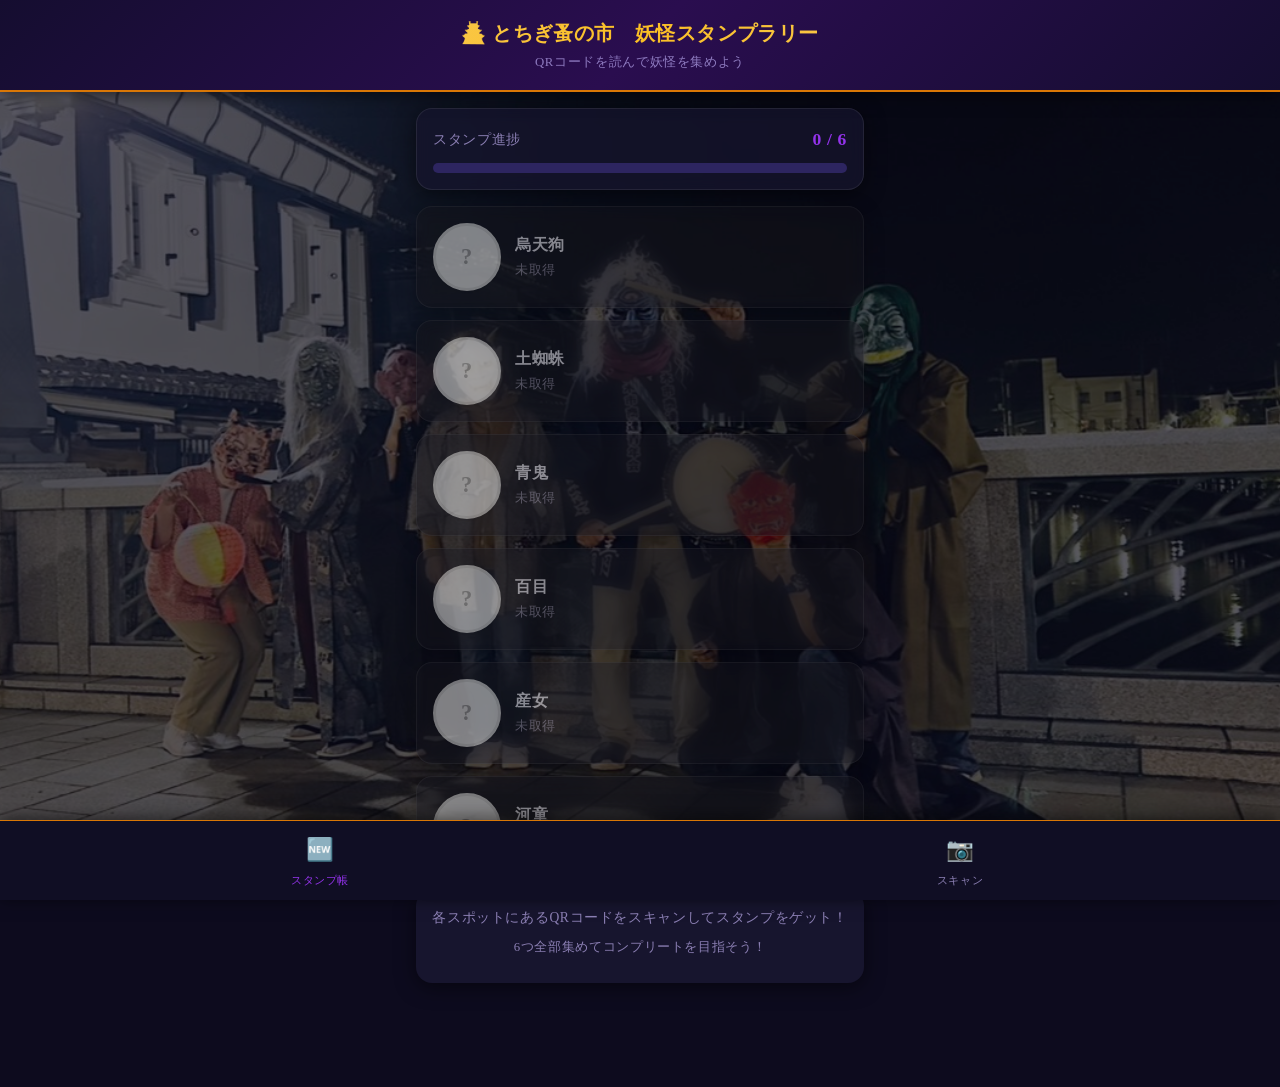
<file: index.html>
<!DOCTYPE html>
<html lang="ja">
<head>
  <meta charset="UTF-8" />
  <meta http-equiv="Cache-Control" content="no-cache, no-store, must-revalidate" />
  <meta http-equiv="Pragma" content="no-cache" />
  <meta http-equiv="Expires" content="0" />
  <meta name="viewport" content="width=device-width, initial-scale=1.0, viewport-fit=cover" />
  <meta name="theme-color" content="#150d30" />
  <meta name="description" content="とちぎ蚤の市　妖怪スタンプラリー - QRコードを読んでキャラクターをゲットしよう！" />
  <title>とちぎ蚤の市　妖怪スタンプラリー</title>
  <link rel="stylesheet" href="css/style.css?v=3" />
  <style>
    #demo-bar {
      position: relative; z-index: 2;
      background: linear-gradient(90deg, #FFC107, #FF9800);
      color: #2A1400;
      text-align: center;
      padding: 7px 14px;
      font-size: 0.76rem;
      line-height: 1.5;
    }
    #demo-bar strong { font-weight: 900; letter-spacing: 0.12em; margin-right: 8px; }
    #demo-bar.hidden { display: none; }
    #complete-banner { display: block; text-decoration: none; cursor: pointer; }
    #complete-banner.hidden { display: none; }
    #complete-banner:active { transform: scale(0.985); }
    .complete-tap {
      display: inline-block; margin-top: 10px;
      background: rgba(255,255,255,0.28);
      border: 1px solid rgba(255,255,255,0.5);
      border-radius: 999px; padding: 5px 16px;
      font-size: 0.8rem; font-weight: 800; color: #fff;
    }
  </style>

</head>
<body>

  <!-- 背景写真 -->
  <div style="position:fixed;inset:0;z-index:0;background:url('https://pikaichi0407-a11y.github.io/pikaichi.APP/IMG_1011.jpeg') center top/cover no-repeat;"></div>
  <div style="position:fixed;inset:0;z-index:0;background:rgba(10,8,25,0.65);"></div>

  <!-- デモ表示中の帯（?demo=1 のときだけ出る） -->
  <div id="demo-bar" class="hidden">
    <strong>DEMO / 見本</strong>
    <span>全部集めた状態でお見せしています</span>
  </div>

  <!-- ヘッダー -->
  <header class="app-header">
    <h1>&#127983; とちぎ蚤の市　妖怪スタンプラリー</h1>
    <p class="subtitle">QRコードを読んで妖怪を集めよう</p>
  </header>

  <main class="page-container">

    <!-- コンプリートバナー（全取得時に表示） -->
    <a id="complete-banner" class="complete-banner hidden" href="scan.html?all=1">
      <h2>&#127881; コンプリート！</h2>
      <p>全ての妖怪をゲット！おめでとうございます‼️</p>
      <span class="complete-tap">&#10022; 記念画面を見る</span>
    </a>

    <!-- 進捗表示 -->
    <section class="progress-section">
      <div class="progress-label">
        <span>スタンプ進捗</span>
        <strong><span id="progress-count">0 / 5</span></strong>
      </div>
      <div class="progress-track">
        <div id="progress-bar" class="progress-fill"></div>
      </div>
    </section>

    <!-- スタンプカード一覧 -->
    <section>
      <div id="stamp-grid" class="stamp-grid">
        <p class="text-center" style="color:var(--text-sub);padding:20px;">読み込み中...</p>
      </div>
    </section>

    <!-- 使い方ガイド -->
    <section class="marker-guide mt-16">
      <p>各スポットにあるQRコードをスキャンしてスタンプをゲット！</p>
      <p style="font-size:0.8rem;margin-top:8px;color:var(--text-sub);">
        <span id="guide-total">6つ</span>全部集めてコンプリートを目指そう！
      </p>
    </section>

  </main>

  <!-- ボトムナビゲーション -->
  <nav class="bottom-nav">
    <a href="index.html" class="active">
      <span class="nav-icon">&#127381;</span>
      スタンプ帳
    </a>
    <a href="scan.html">
      <span class="nav-icon">&#128247;</span>
      スキャン
    </a>
  </nav>

  <script src="js/stamps-config.js"></script>
  <script src="js/app.js"></script>
  <script>
    document.addEventListener('DOMContentLoaded', () => {
      // ?reset でスタンプを全消去。テストの記録が残ったときに
      // URLを開くだけで直せるようにしてある
      if (new URLSearchParams(location.search).has('reset')) {
        const n = getCollectedStamps().length;
        if (n === 0) {
          alert('スタンプはもともと1つもありません。このまま遊べます。');
        } else if (confirm(`スタンプ${n}個を消して、最初から遊べる状態にします。よろしいですか？`)) {
          resetAllStamps();
          alert('消しました。最初から遊べます。');
        }
        location.replace('index.html');
        return;
      }

      renderStampGrid();
      const gt = document.getElementById('guide-total');
      if (gt) gt.textContent = TOTAL_STAMPS + 'つ';
      if (isDemoMode()) {
        document.getElementById('demo-bar').classList.remove('hidden');
        document.querySelectorAll('.bottom-nav a').forEach(a => {
          a.href = withDemo(a.getAttribute('href'));
        });
        const cb = document.getElementById('complete-banner');
        if (cb) cb.href = withDemo(cb.getAttribute('href'));
      }
    });
  </script>
</body>
</html>
</file>
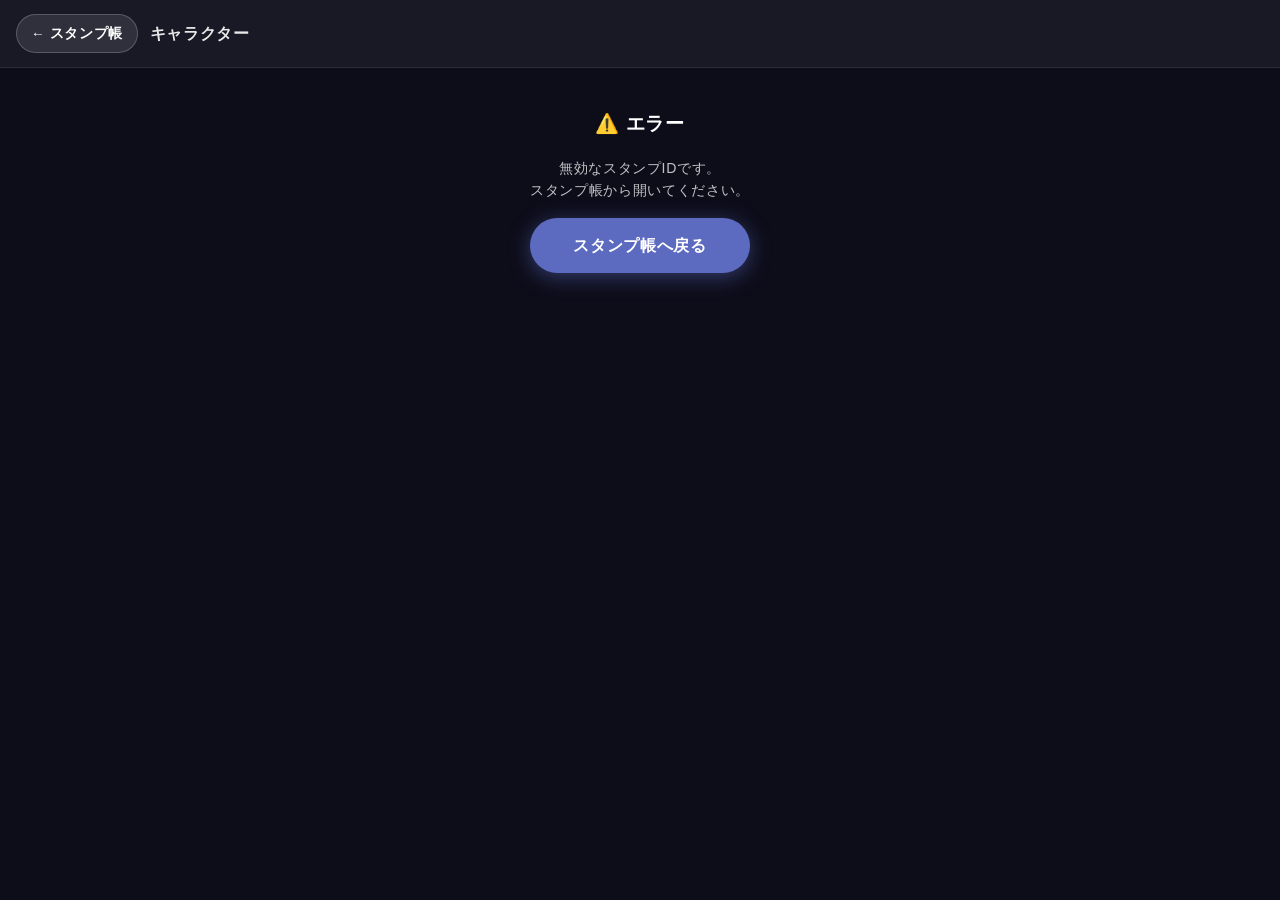
<file: ar.html>
<!DOCTYPE html>
<html lang="ja">
<head>
  <meta charset="UTF-8" />
  <meta name="viewport" content="width=device-width, initial-scale=1.0, viewport-fit=cover" />
  <meta name="theme-color" content="#0d0d1a" />
  <title>キャラクター - スタンプラリー</title>
  <link rel="stylesheet" href="css/style.css" />
  <style>
    *, *::before, *::after { box-sizing: border-box; margin: 0; padding: 0; }

    body {
      font-family: 'Hiragino Kaku Gothic ProN', 'Noto Sans JP', sans-serif;
      background: #0d0d1a;
      min-height: 100vh;   /* 古い端末向けの保険 */
      min-height: 100dvh;
      display: flex;
      flex-direction: column;
      align-items: center;
      justify-content: flex-start;
      color: white;
    }

    /* ── ヘッダー ── */
    .char-header {
      width: 100%;
      background: rgba(255,255,255,0.05);
      padding: max(14px, env(safe-area-inset-top)) 16px 14px;
      display: flex;
      align-items: center;
      gap: 12px;
      border-bottom: 1px solid rgba(255,255,255,0.08);
    }
    .btn-back-header {
      background: rgba(255,255,255,0.1);
      color: white;
      border: 1px solid rgba(255,255,255,0.2);
      border-radius: 999px;
      padding: 7px 14px;
      font-size: 0.85rem;
      font-weight: 700;
      text-decoration: none;
      white-space: nowrap;
    }
    .header-title {
      font-size: 1rem;
      font-weight: 700;
      opacity: 0.9;
    }

    /* ── メインコンテンツ ── */
    .char-main {
      width: 100%;
      max-width: 480px;
      padding: 32px 20px 48px;
      display: flex;
      flex-direction: column;
      align-items: center;
      gap: 20px;
      text-align: center;
    }

    /* ── スタンプGETバッジ ── */
    .get-badge {
      background: linear-gradient(135deg, #FFD700, #FF8C00);
      color: white;
      font-size: 0.85rem;
      font-weight: 900;
      padding: 6px 20px;
      border-radius: 999px;
      letter-spacing: 0.06em;
      animation: popIn 0.4s cubic-bezier(0.34, 1.56, 0.64, 1);
    }
    .get-badge.hidden { display: none; }

    /* ── キャラクター画像 ── */
    .char-img-wrap {
      width: min(72vw, 280px);
      height: min(72vw, 280px);
      border-radius: 50%;
      overflow: hidden;
      border: 6px solid #5C6BC0;
      background: rgba(255,255,255,0.06);
      display: flex;
      align-items: center;
      justify-content: center;
      font-size: 6rem;
      box-shadow: 0 0 60px rgba(92,107,192,0.4);
      animation: floatIn 0.6s cubic-bezier(0.34, 1.56, 0.64, 1);
    }
    .char-img-wrap img {
      width: 100%; height: 100%;
      object-fit: contain;
      display: block;
    }

    @keyframes floatIn {
      0%   { transform: translateY(30px) scale(0.85); opacity: 0; }
      100% { transform: translateY(0)    scale(1);    opacity: 1; }
    }
    @keyframes popIn {
      0%   { transform: scale(0.6); opacity: 0; }
      70%  { transform: scale(1.08); }
      100% { transform: scale(1);   opacity: 1; }
    }

    /* ── テキスト ── */
    .char-name {
      font-size: 1.5rem;
      font-weight: 700;
    }
    .char-subtitle {
      font-size: 0.9rem;
      opacity: 0.75;
      margin-top: -8px;
    }
    .char-desc {
      font-size: 0.88rem;
      line-height: 1.7;
      opacity: 0.7;
      background: rgba(255,255,255,0.06);
      border-radius: 14px;
      padding: 14px 16px;
    }

    /* ── ボタン ── */
    .btn-home {
      display: block;
      width: 100%;
      max-width: 320px;
      background: #5C6BC0;
      color: white;
      border: none;
      border-radius: 999px;
      padding: 14px;
      font-size: 1rem;
      font-weight: 700;
      text-align: center;
      text-decoration: none;
      box-shadow: 0 4px 20px rgba(92,107,192,0.5);
    }
    .btn-scan {
      display: block;
      width: 100%;
      max-width: 320px;
      background: rgba(255,255,255,0.08);
      color: white;
      border: 1px solid rgba(255,255,255,0.2);
      border-radius: 999px;
      padding: 12px;
      font-size: 1rem;
      font-weight: 700;
      text-align: center;
      text-decoration: none;
    }

    /* ── エラー ── */
    #char-error {
      display: none;
      flex-direction: column;
      align-items: center;
      gap: 16px;
      padding: 40px 24px;
      text-align: center;
    }
    #char-error.show { display: flex; }
    #char-error h2  { font-size: 1.2rem; }
    #char-error p   { font-size: 0.88rem; opacity: 0.75; line-height: 1.6; }
  </style>
</head>
<body>

<!-- ヘッダー -->
<header class="char-header">
  <a href="index.html" class="btn-back-header">&#8592; スタンプ帳</a>
  <span class="header-title" id="header-title">キャラクター</span>
</header>

<!-- メインコンテンツ -->
<main class="char-main" id="char-main">

  <!-- スタンプGETバッジ（新規取得時） -->
  <div class="get-badge hidden" id="get-badge">&#127881; スタンプGET！</div>

  <!-- キャラクター画像 -->
  <div class="char-img-wrap" id="char-img-wrap">
    <span id="char-emoji-fallback"></span>
  </div>

  <!-- テキスト -->
  <p class="char-name"     id="char-name"></p>
  <p class="char-subtitle" id="char-subtitle"></p>
  <p class="char-desc"     id="char-desc"></p>

  <!-- ボタン -->
  <a href="index.html" class="btn-home">&#127381; スタンプ帳を見る</a>
  <a href="scan.html"  class="btn-scan">&#128247; 次のQRをスキャン</a>

</main>

<!-- エラー -->
<div id="char-error">
  <h2>&#9888;&#65039; エラー</h2>
  <p id="char-error-msg">無効なスタンプIDです。<br>スタンプ帳から開いてください。</p>
  <a href="index.html" class="btn-home">スタンプ帳へ戻る</a>
</div>

<script src="js/stamps-config.js"></script>
<script src="js/app.js"></script>
<script>
  document.addEventListener('DOMContentLoaded', () => {
    const id      = getStampIdFromURL();
    const errorEl = document.getElementById('char-error');
    const mainEl  = document.getElementById('char-main');

    if (!id || !getStampById(id)) {
      mainEl.style.display = 'none';
      errorEl.classList.add('show');
      return;
    }

    const stamp = getStampById(id);
    const isNew = collectStamp(id);

    // ヘッダータイトル
    document.getElementById('header-title').textContent = stamp.name;

    // スタンプGETバッジ
    if (isNew) {
      document.getElementById('get-badge').classList.remove('hidden');
    }

    // キャラクター画像
    const wrap = document.getElementById('char-img-wrap');
    wrap.style.borderColor = stamp.color;
    wrap.style.boxShadow   = `0 0 60px ${stamp.color}66`;
    wrap.style.background  = stamp.color + '18';
    wrap.innerHTML = '';  // クリア

    if (stamp.image) {
      const img = document.createElement('img');
      img.src   = stamp.image;
      img.alt   = stamp.name;
      img.onerror = () => {
        wrap.innerHTML = '';
        const span = document.createElement('span');
        span.textContent = stamp.emoji;
        span.style.fontSize = '6rem';
        wrap.appendChild(span);
      };
      wrap.appendChild(img);
    } else {
      const span = document.createElement('span');
      span.textContent = stamp.emoji;
      span.style.fontSize = '6rem';
      wrap.appendChild(span);
    }

    // テキスト
    document.getElementById('char-name').textContent     = stamp.name;
    document.getElementById('char-subtitle').textContent = stamp.subtitle;
    document.getElementById('char-desc').textContent     = stamp.description;
  });
</script>
</body>
</html>
</file>
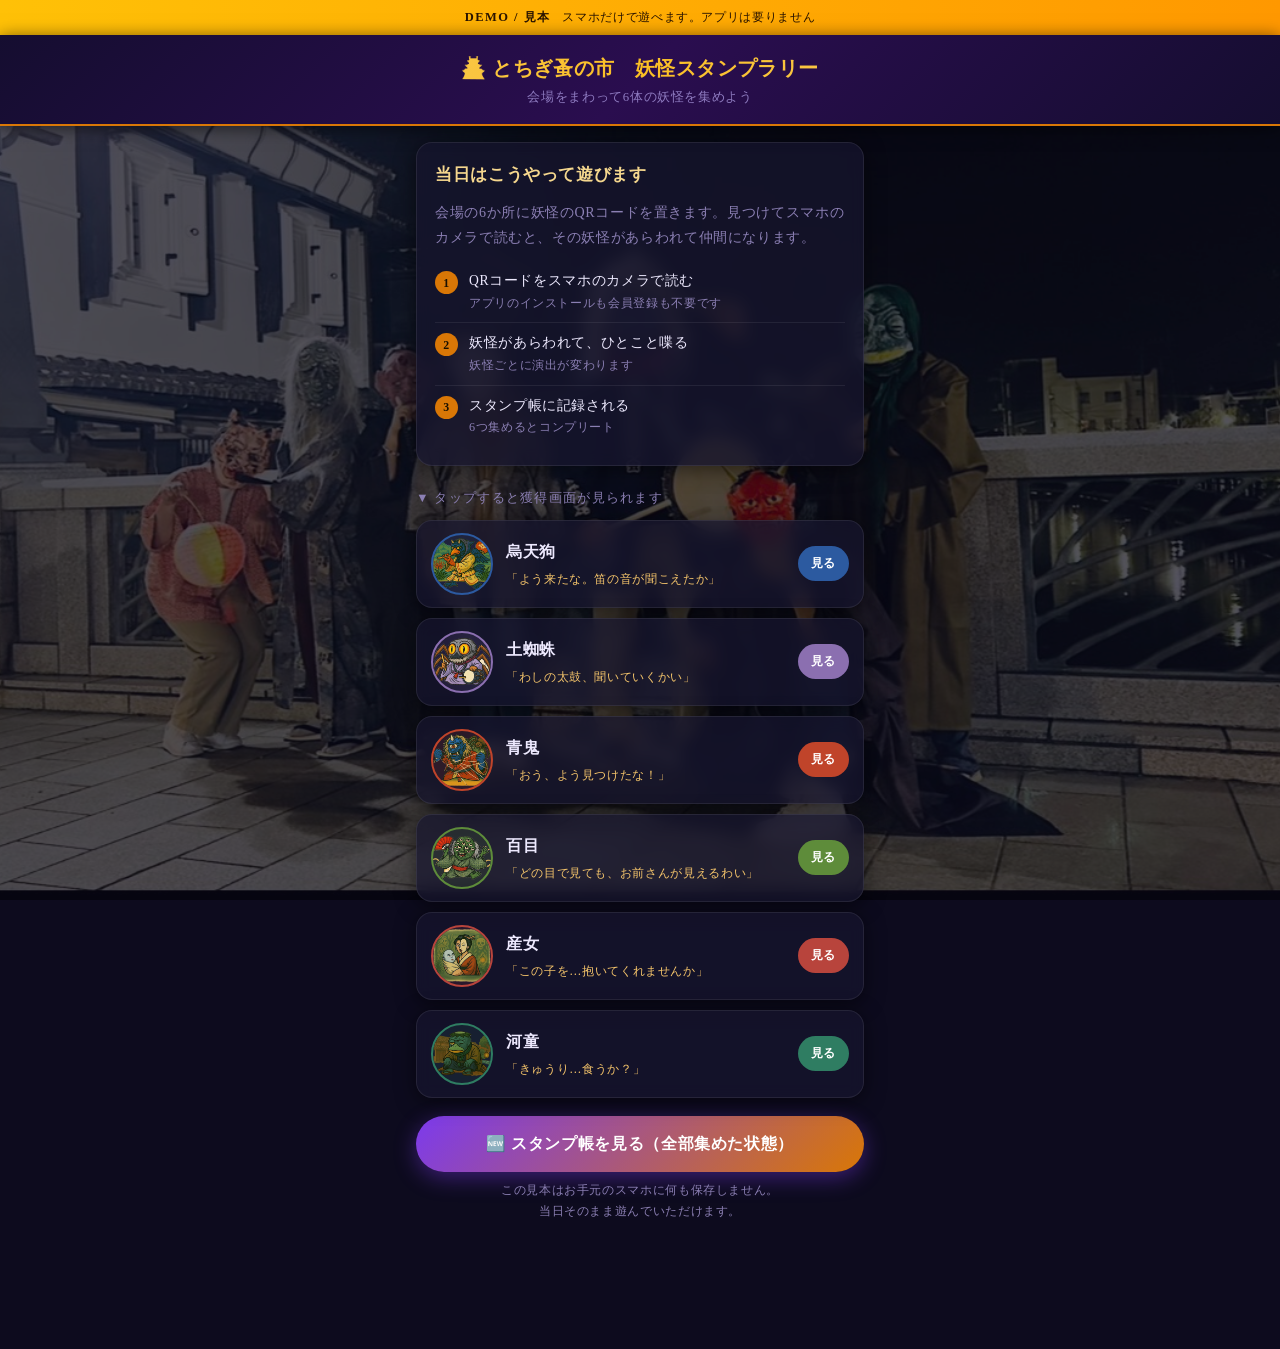
<file: demo.html>
<!DOCTYPE html>
<html lang="ja">
<head>
  <meta charset="UTF-8" />
  <meta http-equiv="Cache-Control" content="no-cache, no-store, must-revalidate" />
  <meta http-equiv="Pragma" content="no-cache" />
  <meta http-equiv="Expires" content="0" />
  <meta name="viewport" content="width=device-width, initial-scale=1.0, viewport-fit=cover" />
  <meta name="theme-color" content="#150d30" />
  <meta name="description" content="とちぎ蚤の市　妖怪スタンプラリー の見本。6体の妖怪と獲得演出をそのまま体験できます。" />
  <title>見本 - とちぎ蚤の市　妖怪スタンプラリー</title>
  <link rel="stylesheet" href="css/style.css?v=3" />
  <style>
    .demo-bar {
      background: linear-gradient(90deg, #FFC107, #FF9800);
      color: #2A1400;
      text-align: center;
      padding: 8px 14px;
      font-size: 0.78rem;
      line-height: 1.5;
      position: relative; z-index: 2;
    }
    .demo-bar strong { font-weight: 900; letter-spacing: 0.12em; margin-right: 8px; }

    .lead {
      background: rgba(23, 21, 46, 0.78);
      backdrop-filter: blur(8px);
      -webkit-backdrop-filter: blur(8px);
      border: 1px solid rgba(255,255,255,0.08);
      border-radius: var(--radius);
      padding: 18px;
      margin: 16px 0;
      box-shadow: var(--shadow);
    }
    .lead h2 { font-size: 1.05rem; margin-bottom: 10px; color: #F5D78E; }
    .lead p  { font-size: 0.88rem; color: var(--text-sub); line-height: 1.75; }

    .steps { counter-reset: st; margin-top: 12px; }
    .step {
      display: flex; gap: 11px; align-items: flex-start;
      padding: 9px 0;
      border-top: 1px solid rgba(255,255,255,0.07);
    }
    .step:first-child { border-top: none; }
    .step::before {
      counter-increment: st; content: counter(st);
      flex-shrink: 0;
      width: 23px; height: 23px; border-radius: 50%;
      background: var(--accent); color: #1a1000;
      font-size: 0.74rem; font-weight: 900;
      display: flex; align-items: center; justify-content: center;
      margin-top: 1px;
    }
    .step p { font-size: 0.85rem; color: var(--text); line-height: 1.6; }
    .step small { display: block; color: var(--text-sub); font-size: 0.76rem; margin-top: 2px; }

    .yokai-list { display: flex; flex-direction: column; gap: 10px; }
    .yokai {
      display: flex; align-items: center; gap: 13px;
      background: rgba(23, 21, 46, 0.72);
      backdrop-filter: blur(8px);
      -webkit-backdrop-filter: blur(8px);
      border: 1px solid rgba(255,255,255,0.08);
      border-radius: var(--radius);
      padding: 12px 14px;
      box-shadow: var(--shadow);
      text-decoration: none;
      transition: transform 0.18s;
    }
    .yokai:active { transform: scale(0.98); }
    .yokai-img {
      width: 62px; height: 62px; flex-shrink: 0;
      border-radius: 50%;
      display: flex; align-items: center; justify-content: center;
      overflow: hidden;
    }
    .yokai-img img { width: 100%; height: 100%; object-fit: contain; }
    .yokai-info { flex: 1; min-width: 0; }
    .yokai-name { font-size: 1rem; font-weight: 700; color: var(--text); }
    .yokai-spot { font-size: 0.75rem; color: var(--text-sub); margin-top: 1px; }
    .yokai-speech {
      font-size: 0.76rem; color: #F5C56B; margin-top: 4px;
      overflow: hidden; text-overflow: ellipsis; white-space: nowrap;
    }
    .yokai-go {
      flex-shrink: 0; font-size: 0.75rem; font-weight: 700;
      color: white; padding: 7px 13px; border-radius: 999px;
      white-space: nowrap;
    }

    .btn-book {
      display: block; text-align: center;
      background: linear-gradient(135deg, #7C3AED, #D97706);
      color: white; font-weight: 800; font-size: 0.98rem;
      padding: 15px; border-radius: 999px;
      margin: 18px 0 8px;
      box-shadow: 0 6px 22px rgba(124,58,237,0.42);
      text-decoration: none;
    }
    .note {
      font-size: 0.75rem; color: var(--text-sub);
      text-align: center; line-height: 1.7; padding: 0 6px 24px;
    }
    .sec-title {
      font-size: 0.8rem; color: var(--text-sub);
      letter-spacing: 0.1em; margin: 22px 0 10px;
    }
  </style>
</head>
<body>

  <!-- 背景写真 -->
  <div style="position:fixed;inset:0;z-index:0;background:url('https://pikaichi0407-a11y.github.io/pikaichi.APP/IMG_1011.jpeg') center top/cover no-repeat;"></div>
  <div style="position:fixed;inset:0;z-index:0;background:rgba(10,8,25,0.68);"></div>

  <div class="demo-bar">
    <strong>DEMO / 見本</strong>
    <span>スマホだけで遊べます。アプリは要りません</span>
  </div>

  <header class="app-header">
    <h1>&#127983; とちぎ蚤の市　妖怪スタンプラリー</h1>
    <p class="subtitle">会場をまわって6体の妖怪を集めよう</p>
  </header>

  <main class="page-container">

    <section class="lead">
      <h2>当日はこうやって遊びます</h2>
      <p>会場の6か所に妖怪のQRコードを置きます。見つけてスマホのカメラで読むと、その妖怪があらわれて仲間になります。</p>
      <div class="steps">
        <div class="step"><p>QRコードをスマホのカメラで読む<small>アプリのインストールも会員登録も不要です</small></p></div>
        <div class="step"><p>妖怪があらわれて、ひとこと喋る<small>妖怪ごとに演出が変わります</small></p></div>
        <div class="step"><p>スタンプ帳に記録される<small>6つ集めるとコンプリート</small></p></div>
      </div>
    </section>

    <p class="sec-title">▼ タップすると獲得画面が見られます</p>
    <div class="yokai-list" id="yokai-list"></div>

    <a class="btn-book" href="index.html?demo=1">&#127381; スタンプ帳を見る（全部集めた状態）</a>

    <p class="note">
      この見本はお手元のスマホに何も保存しません。<br>
      当日そのまま遊んでいただけます。
    </p>

  </main>

  <script src="js/stamps-config.js"></script>
  <script src="js/app.js"></script>
  <script>
    document.getElementById('yokai-list').innerHTML = STAMPS_CONFIG.map((s) => `
      <a class="yokai" href="scan.html?id=${s.id}&demo=1">
        <div class="yokai-img" style="background:${s.color}22;border:2px solid ${s.color}">
          <img src="${s.image}" alt="${s.name}"
               onerror="this.outerHTML='<span style=&quot;font-size:1.7rem&quot;>${s.emoji}</span>'">
        </div>
        <div class="yokai-info">
          <p class="yokai-name">${s.name}</p>
          <p class="yokai-speech">「${s.speech}」</p>
        </div>
        <span class="yokai-go" style="background:${s.color}">見る</span>
      </a>
    `).join('');
  </script>
</body>
</html>
</file>
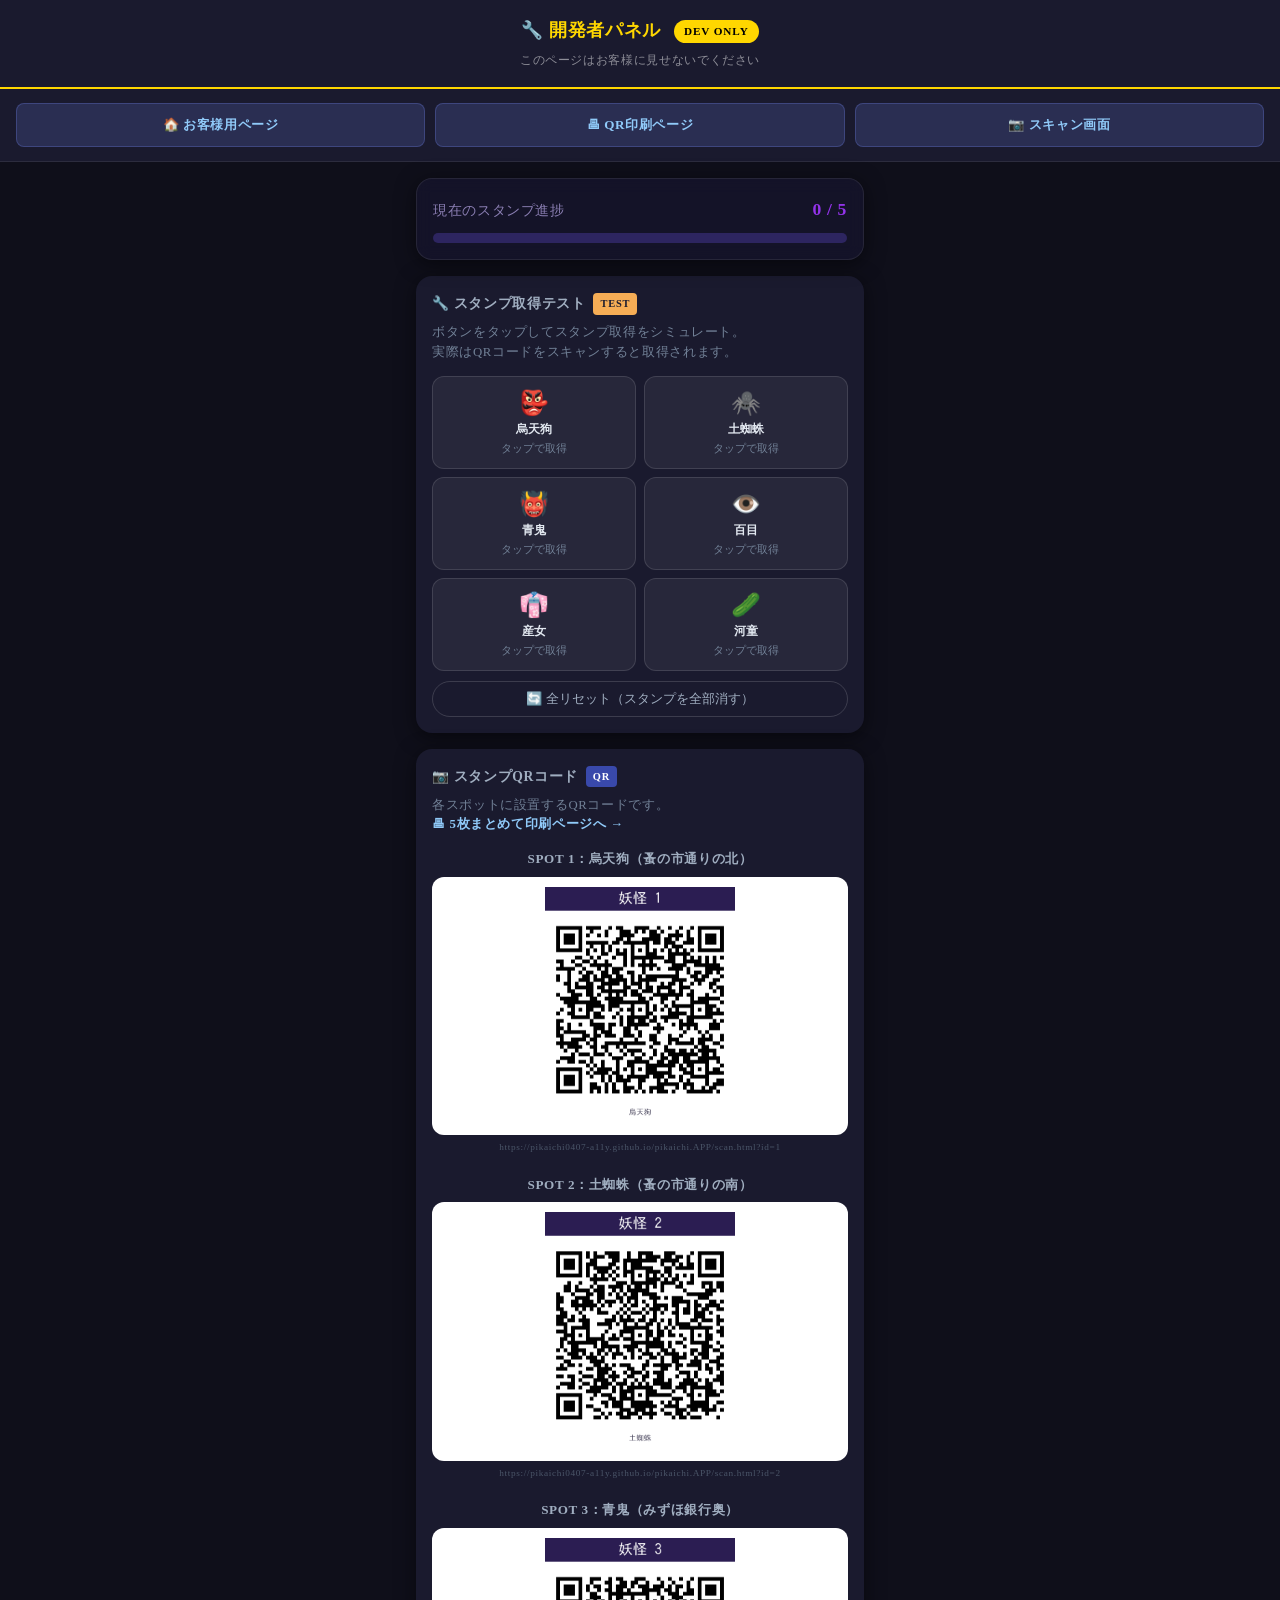
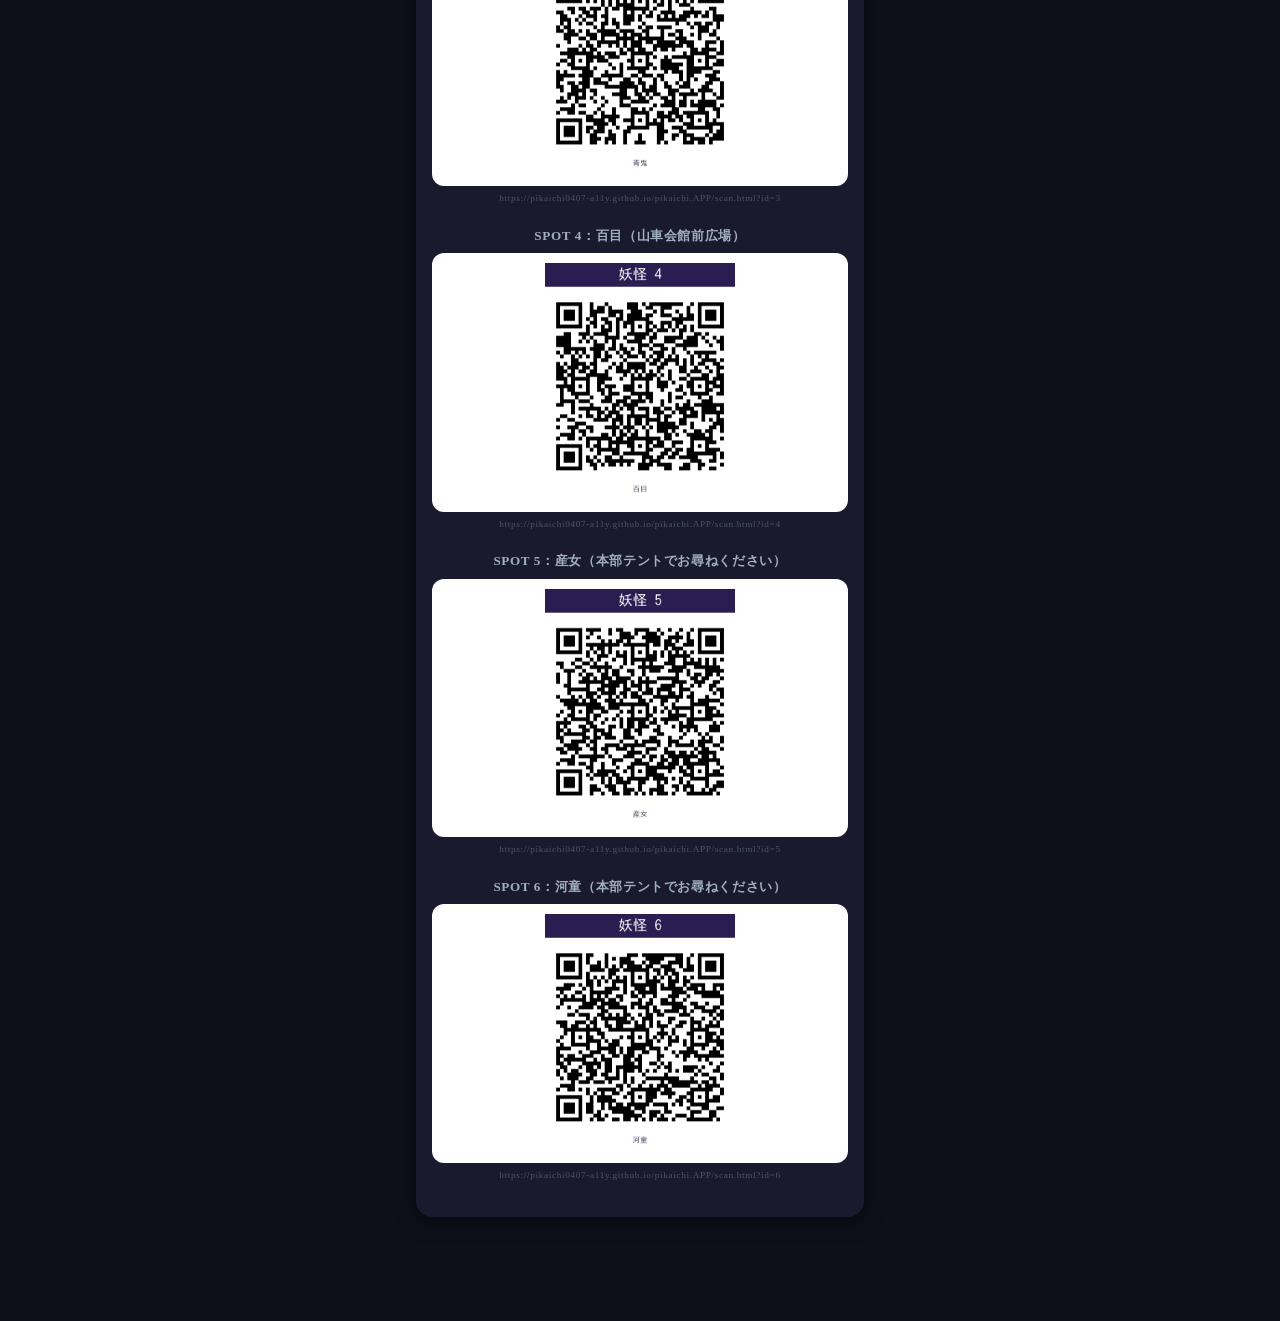
<file: dev.html>
<!DOCTYPE html>
<html lang="ja">
<head>
  <meta charset="UTF-8" />
  <meta http-equiv="Cache-Control" content="no-cache, no-store, must-revalidate" />
  <meta http-equiv="Pragma" content="no-cache" />
  <meta http-equiv="Expires" content="0" />
  <meta name="viewport" content="width=device-width, initial-scale=1.0, viewport-fit=cover" />
  <meta name="theme-color" content="#1a1a2e" />
  <title>開発者パネル - とちぎ蚤の市　妖怪スタンプラリー</title>
  <link rel="stylesheet" href="css/style.css" />
  <style>
    body { background: #0f0f1a; }
    .dev-header {
      background: #1a1a2e;
      padding: 16px;
      text-align: center;
      border-bottom: 2px solid #FFD700;
    }
    .dev-header h1 { font-size: 1.1rem; font-weight: 700; color: #FFD700; }
    .dev-header p  { font-size: 0.78rem; color: rgba(255,255,255,0.5); margin-top: 4px; }
    .dev-badge {
      display: inline-block;
      background: #FFD700; color: #000;
      font-size: 0.7rem; font-weight: 900;
      padding: 2px 10px; border-radius: 999px;
      margin-left: 8px; vertical-align: middle;
      letter-spacing: 0.08em;
    }
    .dev-links {
      display: flex; gap: 10px;
      padding: 14px 16px;
      background: #1a1a2e;
      border-bottom: 1px solid rgba(255,255,255,0.08);
    }
    .dev-links a {
      flex: 1; text-align: center;
      background: rgba(92,107,192,0.25);
      color: #90CAF9;
      border: 1px solid rgba(92,107,192,0.4);
      border-radius: 8px;
      padding: 10px 6px;
      font-size: 0.82rem; font-weight: 700;
      text-decoration: none;
    }
    .dev-links a:active { background: rgba(92,107,192,0.5); }
  </style>
</head>
<body>

  <div class="dev-header">
    <h1>&#128295; 開発者パネル <span class="dev-badge">DEV ONLY</span></h1>
    <p>このページはお客様に見せないでください</p>
  </div>

  <div class="dev-links">
    <a href="index.html">&#127968; お客様用ページ</a>
    <a href="qr-print.html">&#128438; QR印刷ページ</a>
    <a href="scan.html">&#128247; スキャン画面</a>
  </div>

  <main class="page-container">

    <!-- 進捗確認 -->
    <section class="progress-section">
      <div class="progress-label">
        <span>現在のスタンプ進捗</span>
        <strong><span id="progress-count">0 / 5</span></strong>
      </div>
      <div class="progress-track">
        <div id="progress-bar" class="progress-fill"></div>
      </div>
    </section>

    <!-- スタンプ取得テスト -->
    <section id="test-panel" class="test-panel mt-16">
      <div class="test-panel-header">
        <span>&#128295; スタンプ取得テスト</span>
        <span class="test-badge">TEST</span>
      </div>
      <p class="test-panel-desc">
        ボタンをタップしてスタンプ取得をシミュレート。<br>
        実際はQRコードをスキャンすると取得されます。
      </p>
      <div class="test-stamp-buttons" id="test-stamp-buttons"></div>
      <button class="btn-reset" onclick="doReset()">
        &#128260; 全リセット（スタンプを全部消す）
      </button>
    </section>

    <!-- QRコード一覧 -->
    <section class="test-panel mt-16">
      <div class="test-panel-header">
        <span>&#128247; スタンプQRコード</span>
        <span class="test-badge" style="background:#3949AB;color:white;">QR</span>
      </div>
      <p class="test-panel-desc">
        各スポットに設置するQRコードです。<br>
        <a href="qr-print.html" style="color:#90CAF9;font-weight:700;">&#128438; 5枚まとめて印刷ページへ &rarr;</a>
      </p>
      <div id="qr-list"></div>
    </section>

  </main>

  <script src="js/stamps-config.js"></script>
  <script src="js/app.js"></script>
  <script>
    const BASE_URL = 'https://pikaichi0407-a11y.github.io/pikaichi.APP/scan.html?id=';

    document.addEventListener('DOMContentLoaded', () => {
      renderStampGrid();
      renderTestButtons();
      renderQRList();
    });

    function renderTestButtons() {
      const container = document.getElementById('test-stamp-buttons');
      if (!container) return;
      const collected = getCollectedStamps();
      container.innerHTML = STAMPS_CONFIG.map((stamp) => {
        const done = collected.includes(stamp.id);
        return `
          <button
            class="test-stamp-btn ${done ? 'done' : ''}"
            style="--stamp-color: ${stamp.color}"
            onclick="simulateStamp(${stamp.id})"
          >
            <span class="test-btn-emoji">${done ? '✅' : stamp.emoji}</span>
            <span class="test-btn-label">${stamp.name}</span>
            <span class="test-btn-state">${done ? '取得済み' : 'タップで取得'}</span>
          </button>
        `;
      }).join('');
    }

    function simulateStamp(id) {
      const isNew = collectStamp(id);
      renderStampGrid();
      renderTestButtons();
      const stamp = getStampById(id);
      showToast(isNew ? `${stamp.emoji} ${stamp.name} を取得！` : 'すでに取得済みです');
      if (isNew && isComplete()) {
        setTimeout(() => showToast('🎉 全スタンプコンプリート！'), 800);
      }
    }

    function doReset() {
      if (!confirm('スタンプを全部リセットしますか？')) return;
      resetAllStamps();
      renderStampGrid();
      renderTestButtons();
      showToast('✅ リセットしました');
    }

    function renderQRList() {
      const c = document.getElementById('qr-list');
      c.innerHTML = STAMPS_CONFIG.map((s) => `
        <div style="margin-bottom:18px;">
          <p style="text-align:center;font-size:0.82rem;font-weight:700;color:#a0aec0;margin-bottom:6px;">
            SPOT ${s.id}：${s.name}（${s.spot}）
          </p>
          <div style="background:white;padding:10px;border-radius:12px;">
            <img src="qr/spot${s.id}.png" alt="スポット${s.id}"
                 style="width:100%;max-width:190px;display:block;margin:0 auto;">
          </div>
          <p style="text-align:center;font-size:0.58rem;color:#4a5568;word-break:break-all;margin-top:5px;">
            ${BASE_URL}${s.id}
          </p>
        </div>
      `).join('');
    }

    function showToast(msg) {
      const existing = document.getElementById('toast');
      if (existing) existing.remove();
      const toast = document.createElement('div');
      toast.id = 'toast';
      toast.textContent = msg;
      toast.style.cssText = `
        position:fixed; bottom:80px; left:50%; transform:translateX(-50%) translateY(20px);
        background:rgba(0,0,0,0.82); color:white; padding:10px 20px;
        border-radius:999px; font-size:0.9rem; z-index:9999; white-space:nowrap;
        opacity:0; transition:all 0.25s ease; pointer-events:none;
      `;
      document.body.appendChild(toast);
      requestAnimationFrame(() => {
        toast.style.opacity = '1';
        toast.style.transform = 'translateX(-50%) translateY(0)';
      });
      setTimeout(() => {
        toast.style.opacity = '0';
        toast.style.transform = 'translateX(-50%) translateY(20px)';
        setTimeout(() => toast.remove(), 300);
      }, 2500);
    }
  </script>
</body>
</html>
</file>
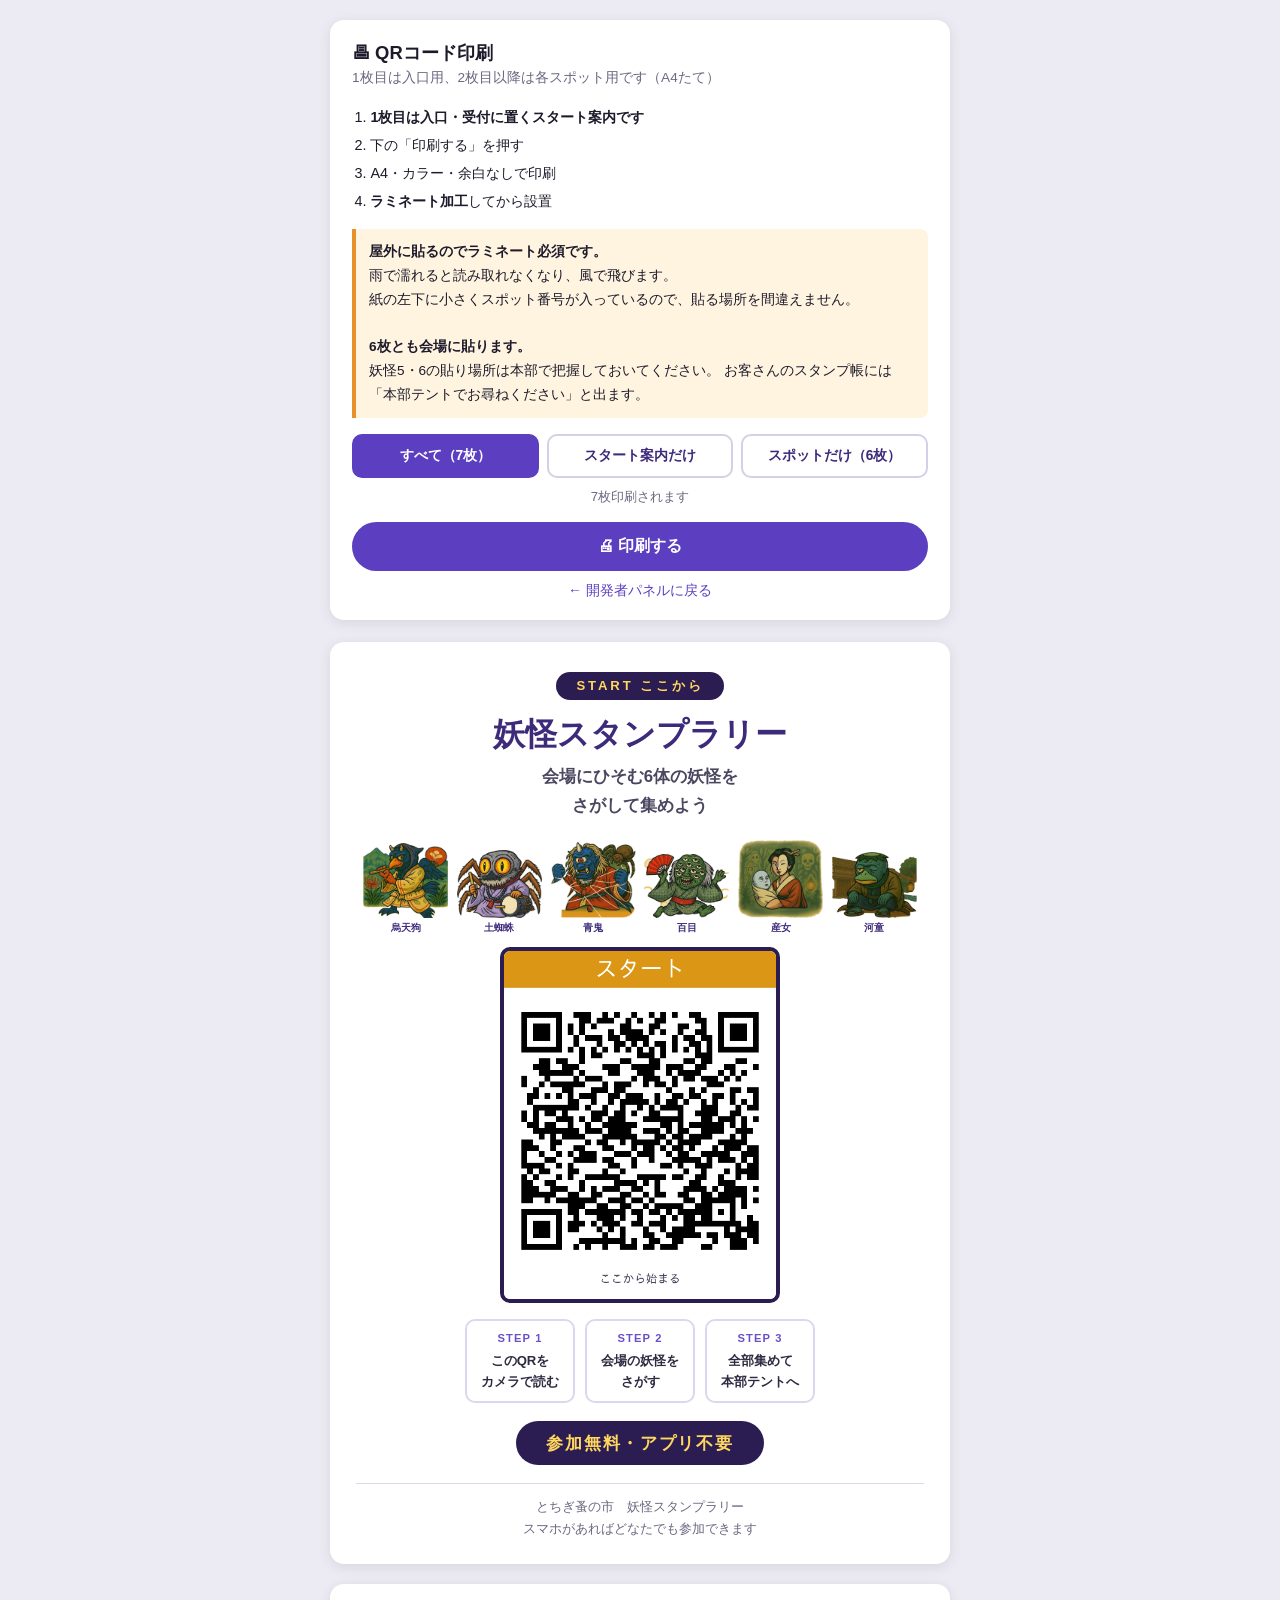
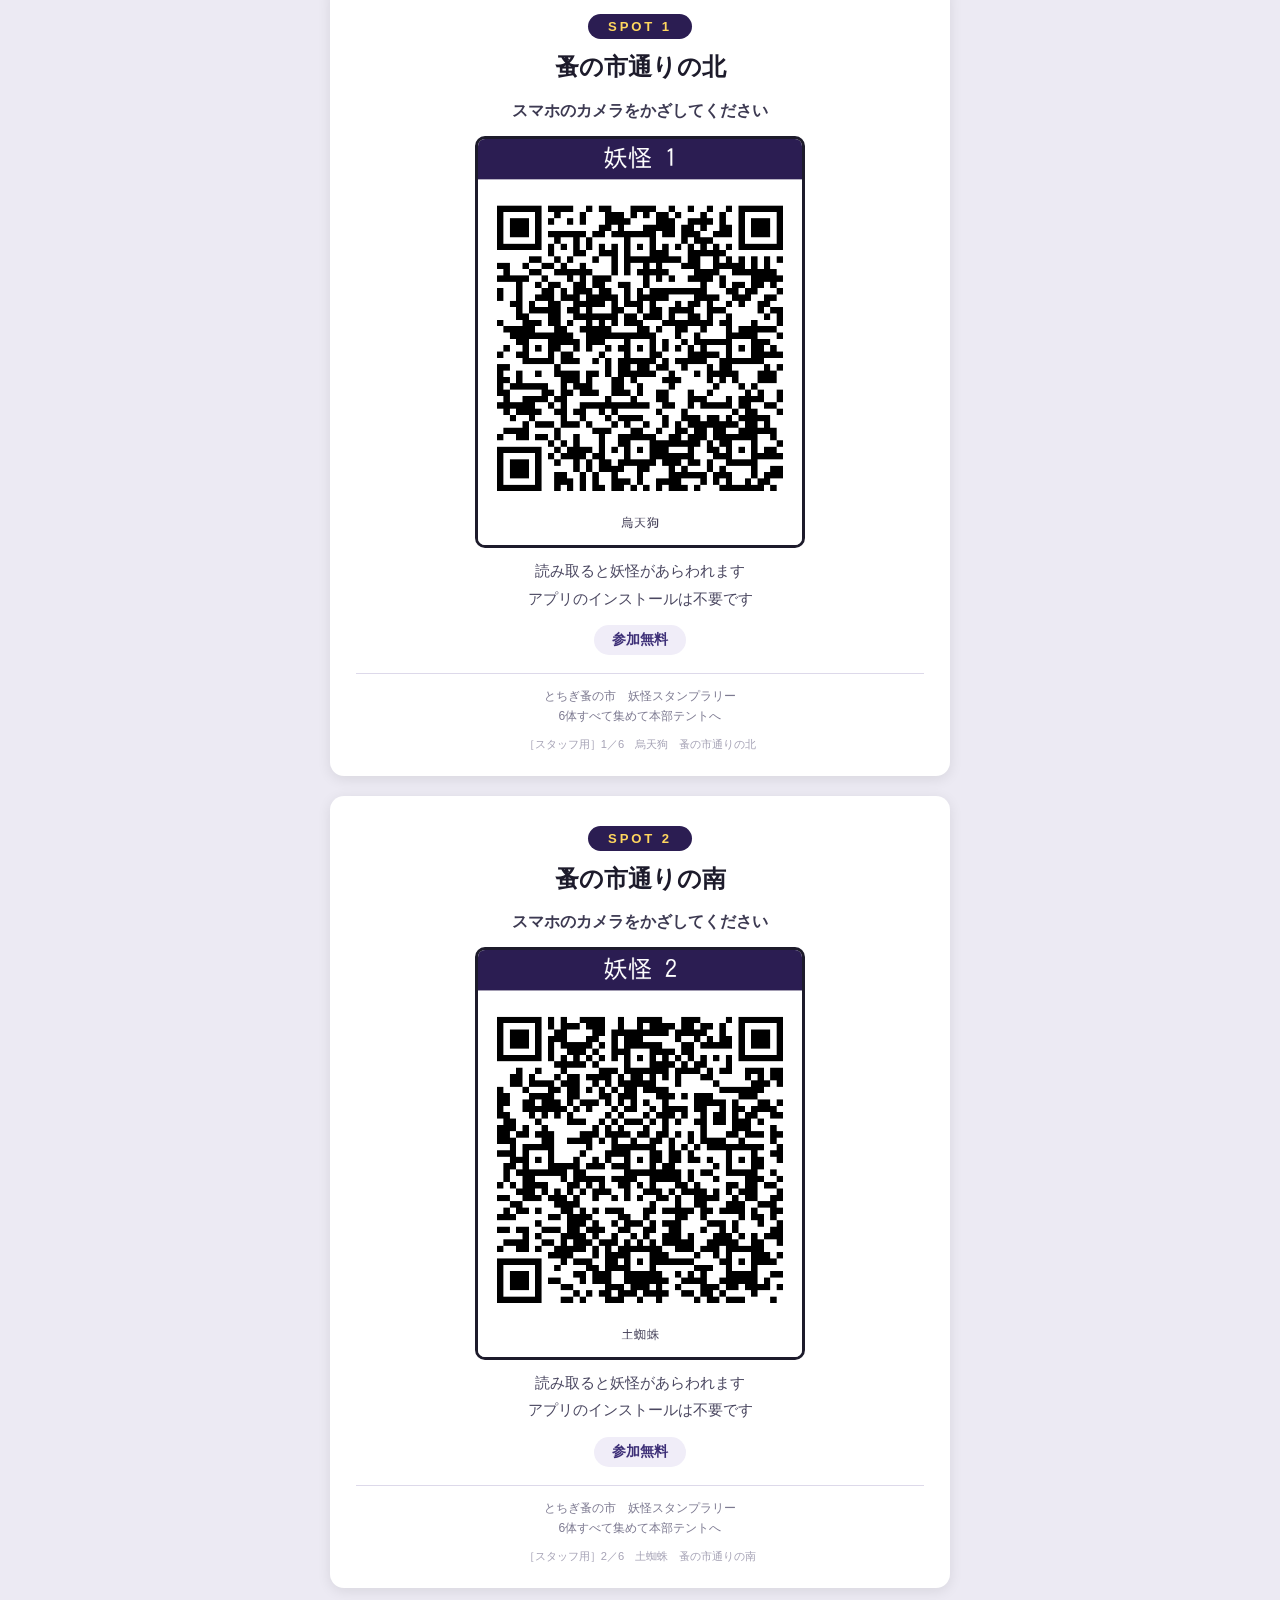
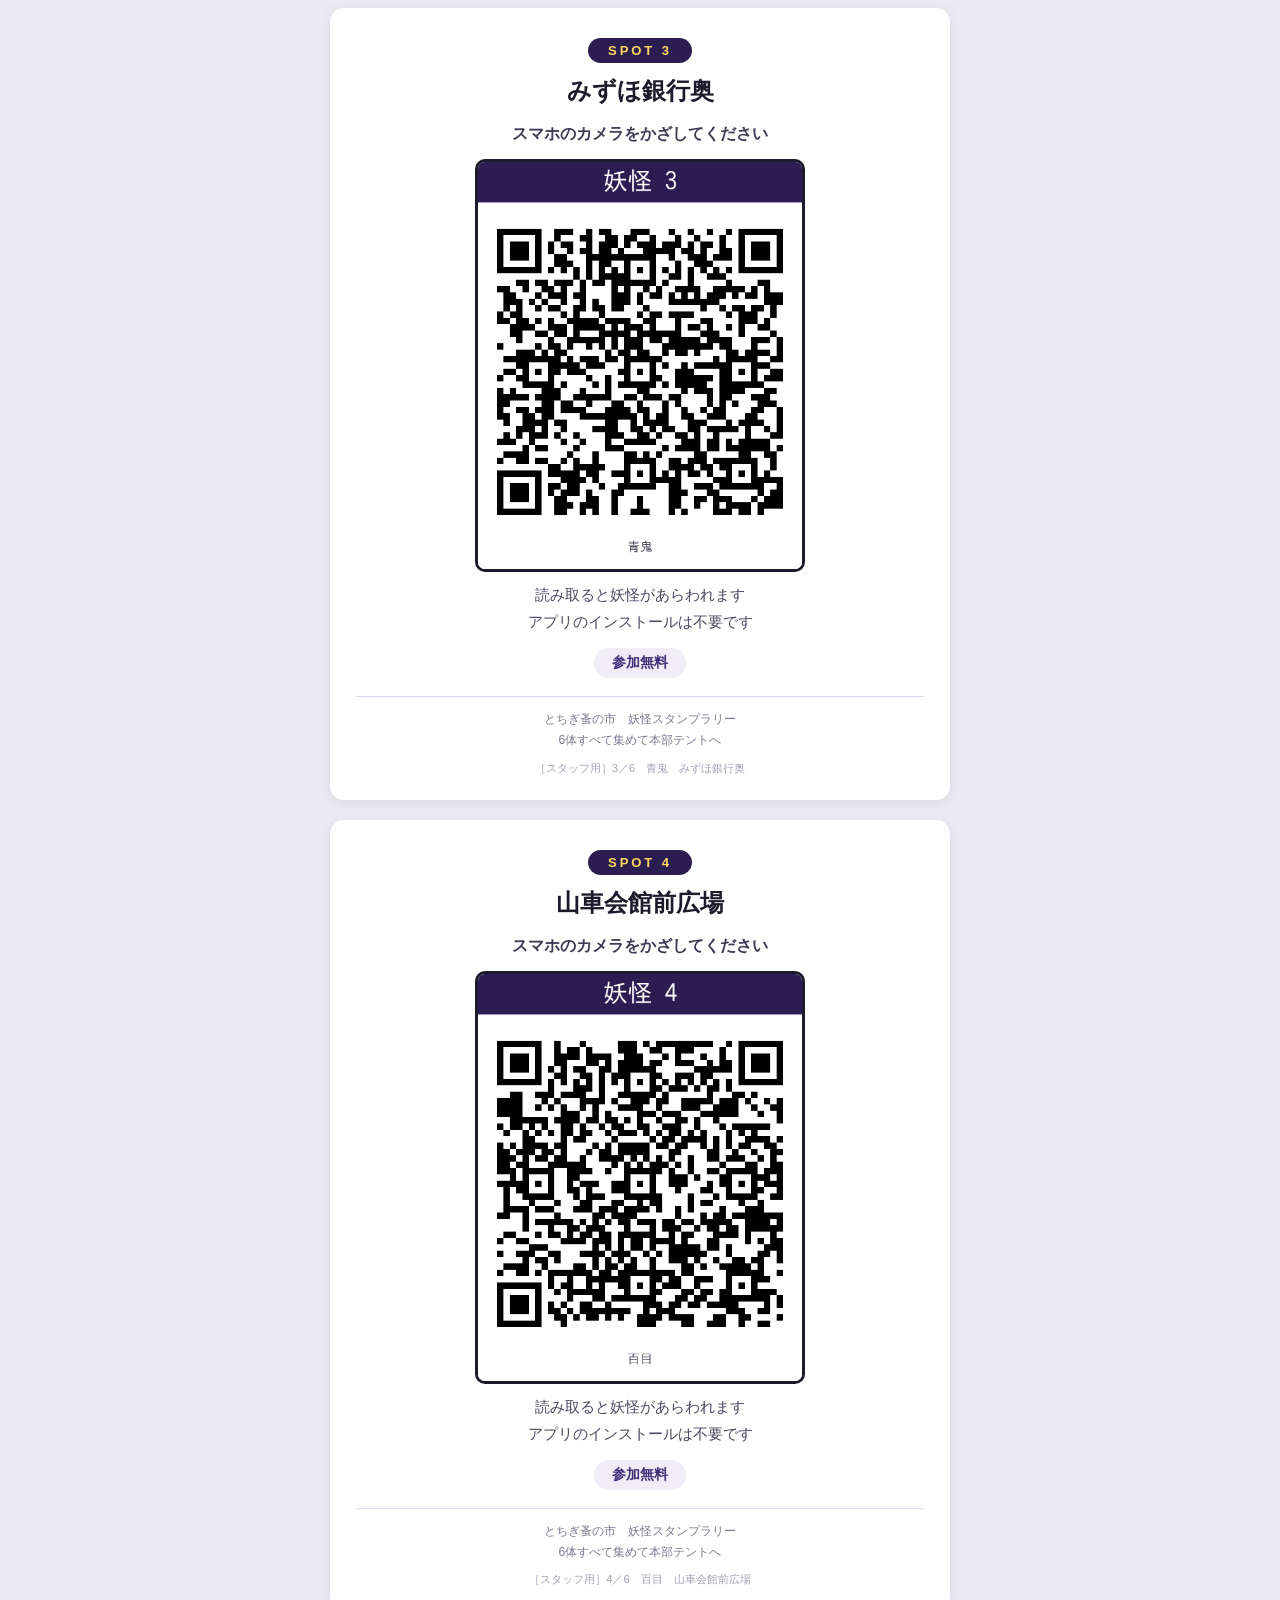
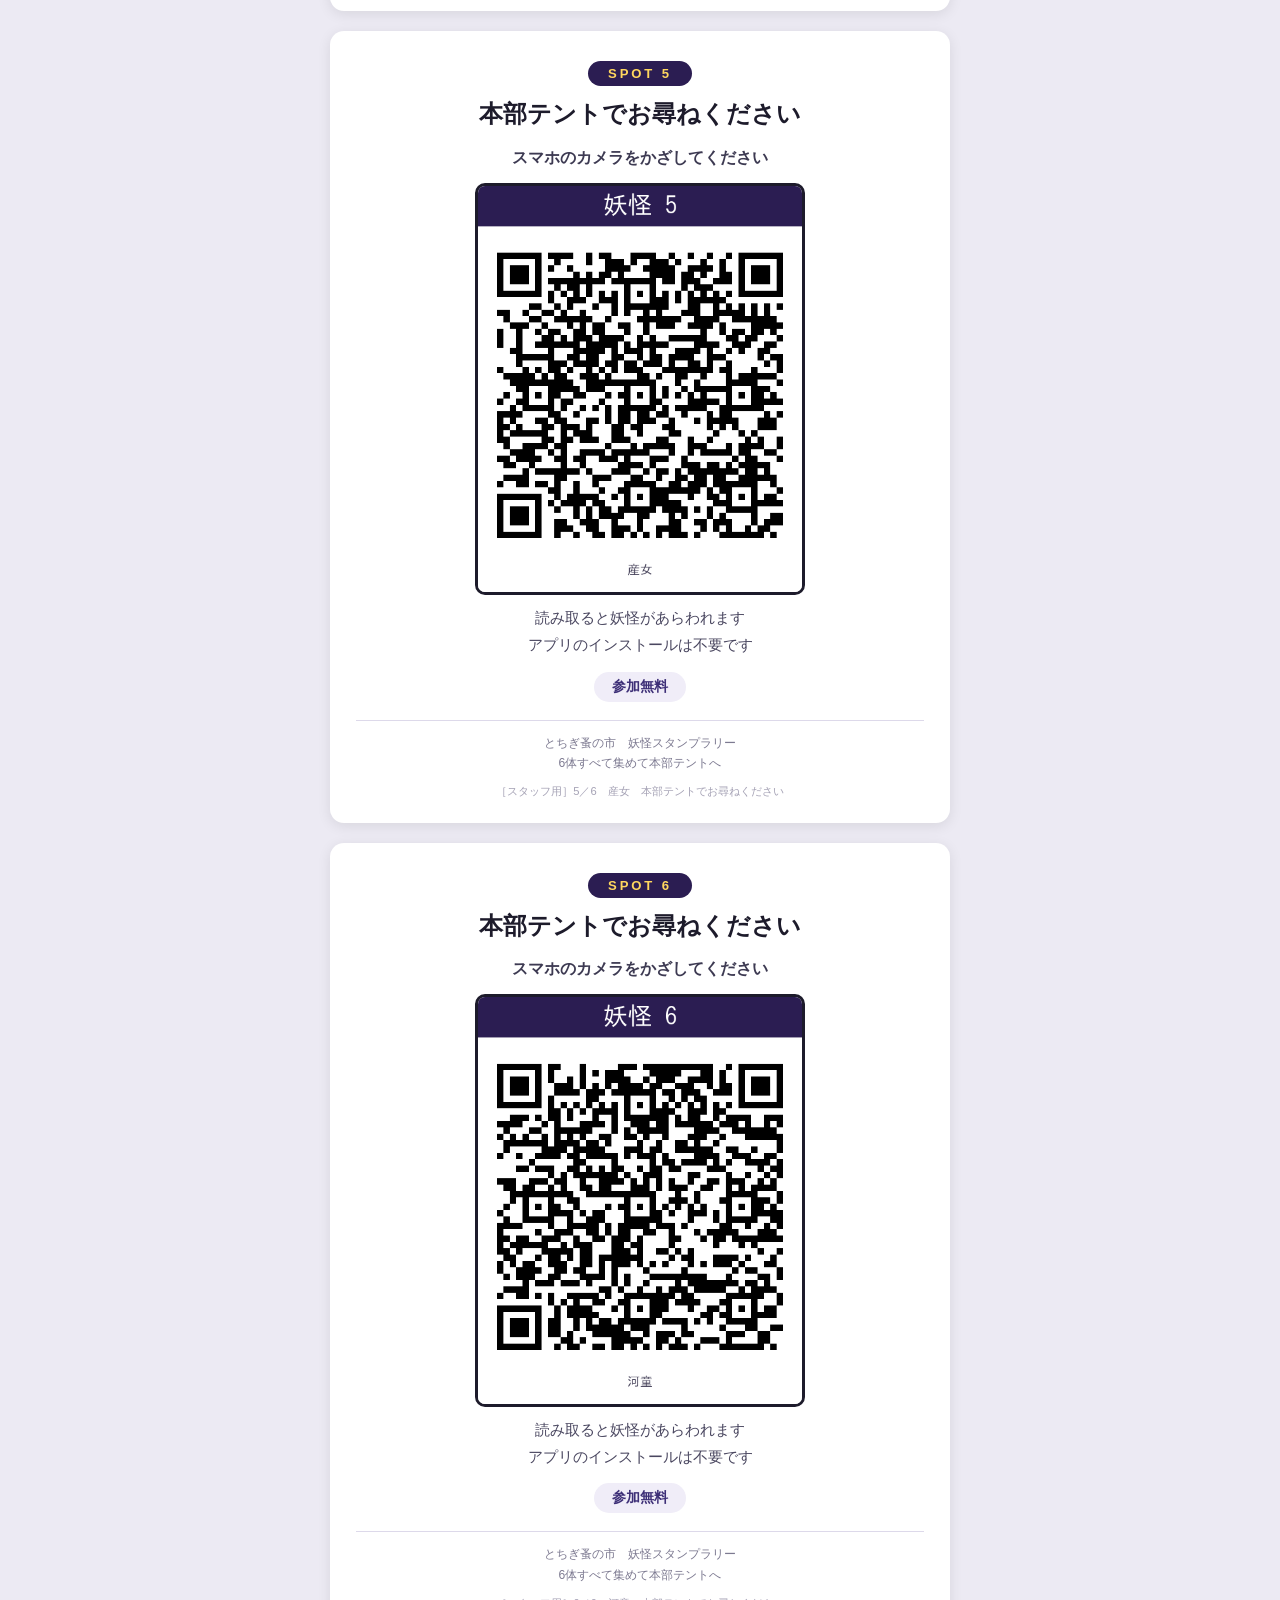
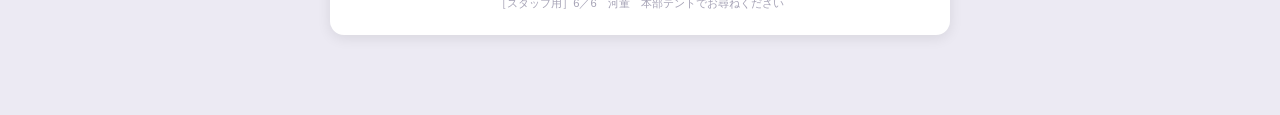
<file: qr-print.html>
<!DOCTYPE html>
<html lang="ja">
<head>
  <meta charset="UTF-8" />
  <meta http-equiv="Cache-Control" content="no-cache, no-store, must-revalidate" />
  <meta http-equiv="Pragma" content="no-cache" />
  <meta http-equiv="Expires" content="0" />
  <meta name="viewport" content="width=device-width, initial-scale=1.0" />
  <title>QRコード印刷 - とちぎ蚤の市　妖怪スタンプラリー</title>
  <style>
    *, *::before, *::after { box-sizing: border-box; margin: 0; padding: 0; }

    body {
      font-family: 'Hiragino Kaku Gothic ProN', 'Noto Sans JP', 'Meiryo', sans-serif;
      background: #eceaf3;
      color: #1d1b2b;
      padding: 20px 14px 60px;
    }

    /* ---------- 画面表示のときだけ出る案内 ---------- */
    .guide {
      max-width: 620px; margin: 0 auto 22px;
      background: white; border-radius: 14px;
      padding: 20px 22px;
      box-shadow: 0 3px 14px rgba(0,0,0,0.09);
    }
    .guide h1 { font-size: 1.15rem; margin-bottom: 4px; }
    .guide .sub { font-size: 0.85rem; color: #6b6880; margin-bottom: 16px; }
    .guide ol { margin: 0 0 4px 1.15em; }
    .guide li { font-size: 0.9rem; line-height: 1.95; }
    .guide .warn {
      margin-top: 14px; padding: 11px 13px;
      background: #FFF4E0; border-left: 4px solid #E8912B;
      border-radius: 0 8px 8px 0;
      font-size: 0.85rem; line-height: 1.75;
    }
    .pick {
      display: flex; gap: 8px; margin-top: 16px; flex-wrap: wrap;
    }
    .pick button {
      flex: 1; min-width: 110px;
      background: white; color: #3d2a7a;
      border: 2px solid #d6cfe8; border-radius: 10px;
      padding: 11px 8px; font-size: 0.86rem; font-weight: 700;
      cursor: pointer; font-family: inherit;
    }
    .pick button.on {
      background: #5C3FC0; color: white; border-color: #5C3FC0;
    }
    .pick-note {
      margin-top: 10px; font-size: 0.82rem; color: #6b6880;
      text-align: center;
    }
    /* 選ばれていないものは画面でも印刷でも出さない */
    .sheet.off { display: none !important; }

    .btn-print {
      display: block; width: 100%;
      margin-top: 16px; padding: 14px;
      background: #5C3FC0; color: white;
      border: none; border-radius: 999px;
      font-size: 1rem; font-weight: 700; cursor: pointer;
      font-family: inherit;
    }
    .btn-print:active { background: #47309a; }
    .btn-back {
      display: block; text-align: center; margin-top: 10px;
      color: #5C3FC0; font-size: 0.88rem; text-decoration: none;
    }


    /* ---------- スタート案内（入口用） ----------
       A4全面を濃い色で刷るとインクを大量に使ううえ、
       背景が出ないプリンターもあるため白地で組む */
    .sheet.start { background: white; }
    .start .sheet-no { background: #2b1d52; color: #FFD75E; }
    .start-title {
      font-size: 2rem; font-weight: 900; color: #3d2a7a;
      margin-top: 14px; line-height: 1.3;
    }
    .start-lead {
      font-size: 1.05rem; color: #4a4760; margin-top: 8px;
      line-height: 1.7; font-weight: 600;
    }
    .start-yokai {
      display: flex; justify-content: center; align-items: flex-end;
      gap: 1.5%; margin: 20px 0 8px;
    }
    .start-yokai div { width: 15%; }
    .start-yokai img { width: 100%; height: auto; display: block; }
    .start-yokai p {
      font-size: 0.6rem; color: #3d2a7a; text-align: center;
      margin-top: 4px; white-space: nowrap; font-weight: 700;
    }
    .start-qr {
      width: 100%; max-width: 280px;
      margin: 12px auto 10px; display: block;
      border: 4px solid #2b1d52; border-radius: 10px;
    }
    .start-steps {
      display: flex; justify-content: center; gap: 10px;
      margin-top: 16px; flex-wrap: wrap;
    }
    .start-steps div {
      border: 2px solid #ddd6f0; border-radius: 10px;
      padding: 9px 14px; font-size: 0.82rem;
      color: #2d2b40; line-height: 1.6; font-weight: 600;
    }
    .start-steps b {
      color: #6b4fc9; display: block;
      font-size: 0.7rem; letter-spacing: 0.1em; margin-bottom: 2px;
    }
    .start-free {
      display: inline-block; margin-top: 18px;
      background: #2b1d52; color: #FFD75E;
      border-radius: 999px; padding: 10px 30px;
      font-size: 1.08rem; font-weight: 900; letter-spacing: 0.1em;
    }
    .start-foot {
      margin-top: 18px; padding-top: 12px;
      border-top: 1px solid #ddd9ea;
      font-size: 0.8rem; color: #6b6880; line-height: 1.75;
    }

    /* ---------- 掲示物 1枚ぶん ---------- */
    .sheet {
      max-width: 620px;
      margin: 0 auto 20px;
      background: white;
      border-radius: 14px;
      padding: 30px 26px 24px;
      box-shadow: 0 3px 14px rgba(0,0,0,0.09);
      text-align: center;
      page-break-after: always;
      break-after: page;
    }
    .sheet:last-child { page-break-after: auto; break-after: auto; }

    .sheet-no {
      display: inline-block;
      background: #2b1d52; color: #FFD75E;
      font-size: 0.82rem; font-weight: 800;
      letter-spacing: 0.22em;
      padding: 5px 20px; border-radius: 999px;
    }
    .sheet-spot {
      font-size: 1.5rem; font-weight: 800;
      margin-top: 12px; line-height: 1.35;
    }
    .sheet-lead {
      font-size: 1.02rem; font-weight: 700;
      color: #3d3a52; margin-top: 16px;
    }
    .sheet-qr {
      width: 100%; max-width: 330px;
      margin: 14px auto 10px;
      border: 3px solid #1d1b2b; border-radius: 10px;
      display: block;
    }
    .sheet-note {
      font-size: 0.92rem; color: #4a4760; line-height: 1.85;
    }
    .sheet-tag {
      display: inline-block; margin-top: 12px;
      background: #f0edf8; color: #3d2f77;
      border-radius: 999px; padding: 6px 18px;
      font-size: 0.86rem; font-weight: 700;
    }
    .sheet-foot {
      margin-top: 18px; padding-top: 12px;
      border-top: 1px solid #ddd9ea;
      font-size: 0.76rem; color: #7d7a91; line-height: 1.7;
    }
    .staff {
      margin-top: 10px; font-size: 0.7rem; color: #a5a2b5;
    }

    /* ---------- 印刷時 ---------- */
    @media print {
      body { background: white; padding: 0; }
      .guide { display: none; }
      .start { -webkit-print-color-adjust: exact; print-color-adjust: exact; }
      .sheet {
        max-width: none; margin: 0;
        box-shadow: none; border-radius: 0;
        padding: 26mm 18mm;
        min-height: 100vh;
        display: flex; flex-direction: column; justify-content: center;
      }
      .sheet-qr { max-width: 92mm; }
      .staff { display: none; }
    }
    @page { size: A4 portrait; margin: 0; }
  </style>
</head>
<body>

  <div class="guide">
    <h1>&#128438; QRコード印刷</h1>
    <p class="sub">1枚目は入口用、2枚目以降は各スポット用です（A4たて）</p>
    <ol>
      <li><strong>1枚目は入口・受付に置くスタート案内です</strong></li>
      <li>下の「印刷する」を押す</li>
      <li>A4・カラー・余白なしで印刷</li>
      <li><strong>ラミネート加工</strong>してから設置</li>
    </ol>
    <div class="warn">
      <strong>屋外に貼るのでラミネート必須です。</strong><br>
      雨で濡れると読み取れなくなり、風で飛びます。<br>
      紙の左下に小さくスポット番号が入っているので、貼る場所を間違えません。
      <br><br>
      <strong>6枚とも会場に貼ります。</strong><br>
      妖怪5・6の貼り場所は本部で把握しておいてください。
      お客さんのスタンプ帳には「本部テントでお尋ねください」と出ます。
    </div>
    <div class="pick">
      <button id="pick-all"   class="on" onclick="pick('all')">すべて（7枚）</button>
      <button id="pick-start"           onclick="pick('start')">スタート案内だけ</button>
      <button id="pick-spot"            onclick="pick('spot')">スポットだけ（6枚）</button>
    </div>
    <p class="pick-note" id="pick-note">7枚印刷されます</p>
    <button class="btn-print" onclick="window.print()">&#128424; 印刷する</button>
    <a class="btn-back" href="dev.html">&#8592; 開発者パネルに戻る</a>
  </div>

  <div id="sheets"></div>

  <script src="js/stamps-config.js"></script>
  <script>
    // QRコードは画像として同梱してあるので、ネットが不安定でも必ず印刷できる
    const startSheet = `
      <div class="sheet start">
        <span class="sheet-no">START ここから</span>
        <p class="start-title">妖怪スタンプラリー</p>
        <p class="start-lead">会場にひそむ${STAMPS_CONFIG.length}体の妖怪を<br>さがして集めよう</p>
        <div class="start-yokai">
          ${STAMPS_CONFIG.map(y => `
            <div>
              <img src="${y.image}" alt="${y.name}">
              <p>${y.name}</p>
            </div>`).join('')}
        </div>
        <img class="start-qr" src="qr/start.png" alt="スタート用QRコード">
        <div class="start-steps">
          <div><b>STEP 1</b>このQRを<br>カメラで読む</div>
          <div><b>STEP 2</b>会場の妖怪を<br>さがす</div>
          <div><b>STEP 3</b>全部集めて<br>本部テントへ</div>
        </div>
        <span class="start-free">参加無料・アプリ不要</span>
        <div class="start-foot">
          とちぎ蚤の市　妖怪スタンプラリー<br>
          スマホがあればどなたでも参加できます
        </div>
      </div>`;

    document.getElementById('sheets').innerHTML = startSheet + STAMPS_CONFIG.map((s) => `
      <div class="sheet">
        <span class="sheet-no">SPOT ${s.id}</span>
        <p class="sheet-spot">${s.spot}</p>
        <p class="sheet-lead">スマホのカメラをかざしてください</p>
        <img class="sheet-qr" src="qr/spot${s.id}.png" alt="スポット${s.id}のQRコード">
        <p class="sheet-note">
          読み取ると妖怪があらわれます<br>
          アプリのインストールは不要です
        </p>
        <span class="sheet-tag">参加無料</span>
        <div class="sheet-foot">
          とちぎ蚤の市　妖怪スタンプラリー<br>
          ${STAMPS_CONFIG.length}体すべて集めて本部テントへ
        </div>
        <p class="staff">
          ［スタッフ用］${s.id}／${STAMPS_CONFIG.length}　${s.name}　${s.spot}
        </p>
      </div>
    `).join('');

    // 印刷するものを選ぶ
    function pick(mode) {
      const sheets = [...document.querySelectorAll('.sheet')];
      sheets.forEach(el => {
        const isStart = el.classList.contains('start');
        const show = mode === 'all' || (mode === 'start' && isStart) || (mode === 'spot' && !isStart);
        el.classList.toggle('off', !show);
      });
      ['all','start','spot'].forEach(m =>
        document.getElementById('pick-' + m).classList.toggle('on', m === mode));
      const n = sheets.filter(el => !el.classList.contains('off')).length;
      document.getElementById('pick-note').textContent = n + '枚印刷されます';
    }
  </script>
</body>
</html>
</file>
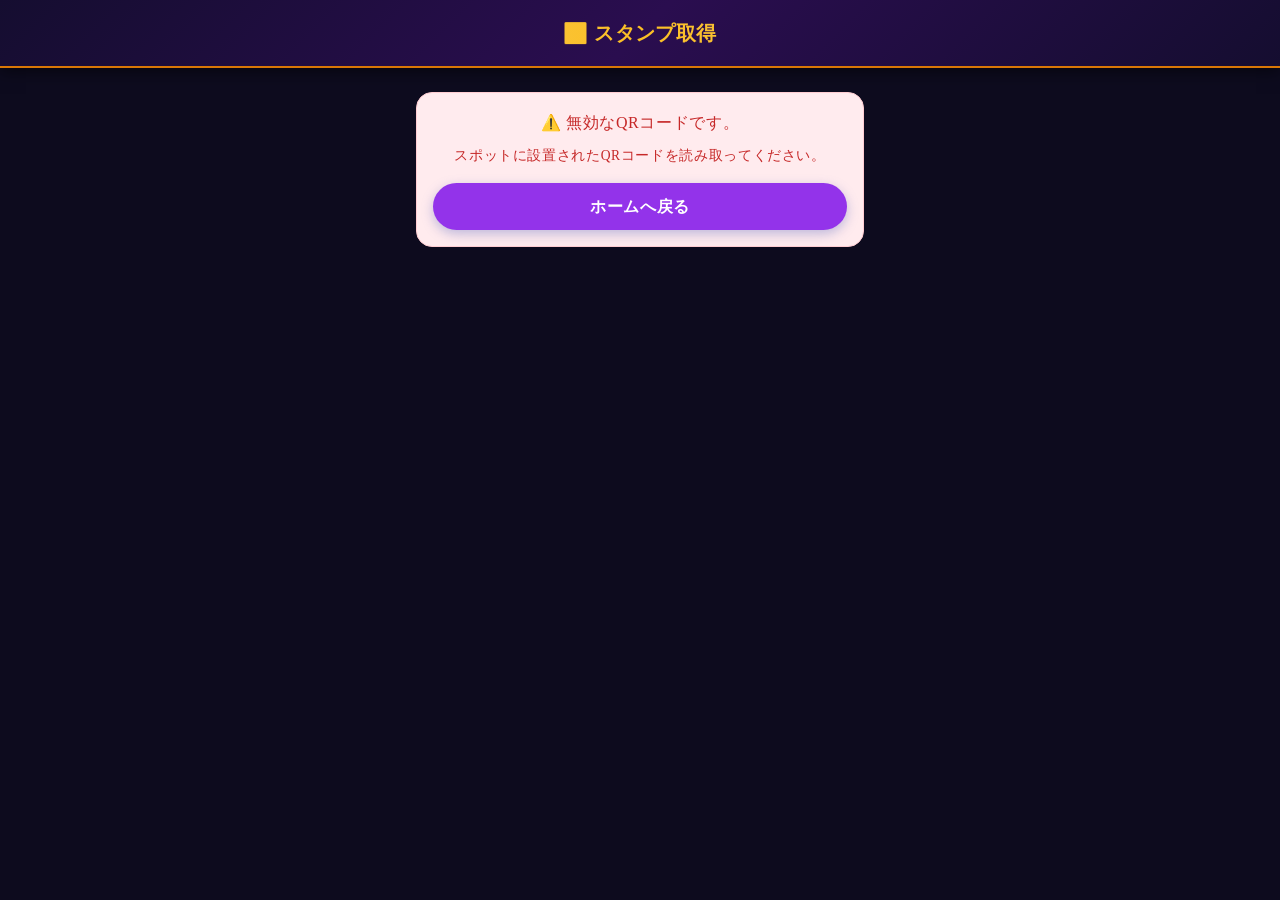
<file: stamp.html>
<!DOCTYPE html>
<html lang="ja">
<head>
  <meta charset="UTF-8" />
  <meta http-equiv="Cache-Control" content="no-cache, no-store, must-revalidate" />
  <meta http-equiv="Pragma" content="no-cache" />
  <meta http-equiv="Expires" content="0" />
  <meta name="viewport" content="width=device-width, initial-scale=1.0, viewport-fit=cover" />
  <meta name="theme-color" content="#5C6BC0" />
  <title>スタンプ取得 - とちぎ蚤の市　妖怪スタンプラリー</title>
  <link rel="stylesheet" href="css/style.css" />
  <style>
    /* このページ固有のスタイル */
    .confetti-area {
      position: fixed;
      inset: 0;
      pointer-events: none;
      z-index: 9999;
      overflow: hidden;
    }
    .confetti-piece {
      position: absolute;
      width: 10px;
      height: 10px;
      border-radius: 2px;
      animation: confetti-fall linear forwards;
    }
    @keyframes confetti-fall {
      0%   { transform: translateY(-20px) rotate(0deg); opacity: 1; }
      100% { transform: translateY(110vh) rotate(720deg); opacity: 0; }
    }
    .stamp-seal {
      position: relative;
      display: inline-block;
    }
    .stamp-seal::after {
      content: '✓';
      position: absolute;
      bottom: -6px;
      right: -6px;
      background: #4CAF50;
      color: white;
      width: 28px;
      height: 28px;
      border-radius: 50%;
      display: flex;
      align-items: center;
      justify-content: center;
      font-size: 0.9rem;
      font-weight: bold;
      border: 2px solid white;
      box-shadow: 0 2px 6px rgba(0,0,0,0.2);
    }
  </style>
</head>
<body>

  <!-- ヘッダー -->
  <header class="app-header">
    <h1>&#127381; スタンプ取得</h1>
  </header>

  <!-- 紙吹雪エリア（スタンプ新規取得時に表示） -->
  <div class="confetti-area" id="confetti-area"></div>

  <main class="page-container">

    <!-- エラー表示（無効なIDなどの場合） -->
    <div id="stamp-error" class="error-box hidden">
      <p>&#9888;&#65039; 無効なQRコードです。</p>
      <p style="font-size:0.85rem;margin-top:8px;">スポットに設置されたQRコードを読み取ってください。</p>
      <a href="index.html" class="btn-primary" style="margin-top:16px;display:inline-block;padding:10px 24px;">
        ホームへ戻る
      </a>
    </div>

    <!-- スタンプ詳細コンテンツ（JS で表示） -->
    <div id="stamp-content" class="hidden">

      <!-- スタンプアイコン＋ステータス -->
      <div class="stamp-detail">
        <div class="stamp-seal">
          <div id="stamp-icon" class="stamp-detail-icon">?</div>
        </div>
        <div id="stamp-status" class="stamp-status"></div>
        <h2 id="stamp-name">スタンプ名</h2>
        <p id="stamp-subtitle" class="stamp-detail-sub">サブタイトル</p>
        <p id="stamp-description" class="stamp-detail-desc">説明文</p>

        <!-- キャラクターを見るボタン -->
        <a id="btn-view-ar" href="#" class="btn-primary">
          &#127876; キャラクターを見る
        </a>

        <!-- ホームへ -->
        <a href="index.html" class="btn-secondary">
          &#127381; スタンプ帳を見る
        </a>
      </div>

      <!-- コンプリートバナー（全取得時に表示） -->
      <div id="complete-banner" class="complete-banner hidden">
        <h2>&#127881; コンプリート！</h2>
        <p>全ての妖怪をゲット！おめでとうございます‼️</p>
      </div>

    </div>

    <!-- ローディング表示 -->
    <div id="stamp-loading" class="text-center" style="padding:40px;color:var(--text-sub);">
      <p>読み込み中...</p>
    </div>

  </main>

  <script src="js/stamps-config.js"></script>
  <script src="js/app.js"></script>
  <script>
    document.addEventListener('DOMContentLoaded', () => {
      const loading = document.getElementById('stamp-loading');
      if (loading) loading.classList.add('hidden');

      handleStampCollection();

      // 新規取得時に紙吹雪を飛ばす
      const status = document.getElementById('stamp-status');
      if (status && status.classList.contains('new')) {
        launchConfetti();
      }
    });

    function launchConfetti() {
      const area = document.getElementById('confetti-area');
      const colors = ['#FF6B6B', '#4ECDC4', '#FFE66D', '#A8E6CF', '#C9B1FF', '#FF7043', '#5C6BC0'];
      for (let i = 0; i < 60; i++) {
        const piece = document.createElement('div');
        piece.className = 'confetti-piece';
        piece.style.left = Math.random() * 100 + 'vw';
        piece.style.background = colors[Math.floor(Math.random() * colors.length)];
        piece.style.animationDuration = (1.5 + Math.random() * 2) + 's';
        piece.style.animationDelay = Math.random() * 0.8 + 's';
        piece.style.width = (6 + Math.random() * 8) + 'px';
        piece.style.height = (6 + Math.random() * 8) + 'px';
        piece.style.borderRadius = Math.random() > 0.5 ? '50%' : '2px';
        area.appendChild(piece);
      }
      // 3秒後に紙吹雪を削除
      setTimeout(() => { area.innerHTML = ''; }, 4000);
    }
  </script>
</body>
</html>
</file>
<file: css/style.css>
/* =============================================
   とちぎ蚤の市　妖怪スタンプラリー - グローバルスタイル
   モバイルファースト設計（スマホ縦持ち基準）
   ============================================= */


/* ---------- リセット & ベース ---------- */
*, *::before, *::after {
  box-sizing: border-box;
  margin: 0;
  padding: 0;
}

:root {
  --primary: #9333EA;
  --primary-dark: #7C3AED;
  --accent: #D97706;
  --bg: #0d0b1e;
  --surface: #17152e;
  --text: #EDE9FE;
  --text-sub: #8B7FB3;
  --border: #2D2560;
  --radius: 16px;
  --shadow: 0 4px 20px rgba(0, 0, 0, 0.5);
  --transition: 0.25s ease;
}

html {
  font-size: 16px;
  -webkit-text-size-adjust: 100%;
}

body {
  font-family: 'Hiragino Mincho ProN', 'Hiragino Mincho Pro', 'YuMincho', '游明朝', 'MS Mincho', serif;
  background-color: var(--bg);
  color: var(--text);
  line-height: 1.7;
  min-height: 100vh;   /* 古い端末向けの保険 */
  min-height: 100dvh;
  letter-spacing: 0.04em;
}

.page-container, .app-header, .bottom-nav {
  position: relative;
  z-index: 1;
}

a {
  color: inherit;
  text-decoration: none;
}

/* ---------- レイアウト ---------- */
.page-container {
  max-width: 480px;
  margin: 0 auto;
  /* ボトムナビ(約60px)＋iPhoneのホームバー分を確保。
     これが足りないと最後のスタンプがナビの下に隠れる */
  padding: 0 16px calc(104px + env(safe-area-inset-bottom));
}

/* ---------- ヘッダー ---------- */
.app-header {
  background: linear-gradient(135deg, #150d30 0%, #2a0d4f 50%, #150d30 100%);
  color: white;
  padding: 16px;
  text-align: center;
  position: sticky;
  top: 0;
  z-index: 100;
  box-shadow: 0 2px 16px rgba(0,0,0,0.6);
  border-bottom: 2px solid #D97706;
}

.app-header h1 {
  /* 端末の幅に合わせて縮める。名前が長いと1文字だけ折り返して不格好になるため */
  font-size: clamp(0.95rem, 4.4vw, 1.25rem);
  font-weight: 800;
  letter-spacing: 0.02em;
  white-space: nowrap;
  background: linear-gradient(90deg, #F5D78E, #FBBF24, #F5D78E);
  -webkit-background-clip: text;
  -webkit-text-fill-color: transparent;
  background-clip: text;
  font-family: 'Hiragino Mincho ProN', 'YuMincho', serif;
}

.app-header .subtitle {
  font-size: 0.8rem;
  opacity: 0.65;
  margin-top: 2px;
  color: #c4b5fd;
  -webkit-text-fill-color: #c4b5fd;
}

/* ---------- 進捗バー ---------- */
.progress-section {
  background: rgba(23, 21, 46, 0.72);
  backdrop-filter: blur(8px);
  -webkit-backdrop-filter: blur(8px);
  border-radius: var(--radius);
  padding: 16px;
  margin: 16px 0;
  box-shadow: var(--shadow);
  border: 1px solid rgba(255,255,255,0.08);
}

.progress-label {
  display: flex;
  justify-content: space-between;
  align-items: center;
  margin-bottom: 8px;
  font-size: 0.9rem;
  color: var(--text-sub);
}

.progress-label strong {
  color: var(--primary);
  font-size: 1.1rem;
}

.progress-track {
  background: var(--border);
  border-radius: 999px;
  height: 10px;
  overflow: hidden;
}

.progress-fill {
  background: linear-gradient(90deg, #7C3AED, #D97706, #F59E0B);
  height: 100%;
  border-radius: 999px;
  width: 0%;
  transition: width 0.6s cubic-bezier(0.34, 1.56, 0.64, 1);
  box-shadow: 0 0 8px rgba(217,119,6,0.5);
}

/* ---------- スタンプグリッド ---------- */
.stamp-grid {
  display: flex;
  flex-direction: column;
  gap: 12px;
}

.stamp-card {
  background: rgba(23, 21, 46, 0.72);
  backdrop-filter: blur(8px);
  -webkit-backdrop-filter: blur(8px);
  border: 1px solid rgba(255,255,255,0.08);
  border-radius: var(--radius);
  padding: 16px;
  display: flex;
  align-items: center;
  gap: 14px;
  box-shadow: var(--shadow);
  transition: transform var(--transition), box-shadow var(--transition);
  position: relative;
  overflow: hidden;
}

.stamp-card.collected {
  border-left: 5px solid var(--accent);
  background: linear-gradient(90deg, #1e0d3a 0%, var(--surface) 60%);
}

.stamp-card.locked {
  opacity: 0.55;
  filter: grayscale(0.6);
}

.stamp-card:active {
  transform: scale(0.98);
}

.stamp-icon {
  width: 68px;
  height: 68px;
  border-radius: 50%;
  display: flex;
  align-items: center;
  justify-content: center;
  font-size: 1.6rem;
  flex-shrink: 0;
  box-shadow: 0 2px 8px rgba(0,0,0,0.15);
  overflow: hidden;
  transition: border-color var(--transition), box-shadow var(--transition);
}

/* キャラクター画像 */
.stamp-char-img {
  width: 100%;
  height: 100%;
  object-fit: contain;
  display: block;
}

.stamp-lock-icon {
  font-size: 1.4rem;
  color: #999;
  font-weight: 700;
}

.stamp-info {
  flex: 1;
  min-width: 0;
}

.stamp-name {
  font-size: 1rem;
  font-weight: 700;
  white-space: nowrap;
  overflow: hidden;
  text-overflow: ellipsis;
}

.stamp-sub {
  font-size: 0.8rem;
  color: var(--text-sub);
  margin-top: 2px;
}

.stamp-shape-badge {
  display: inline-block;
  margin-top: 4px;
  background: #EDE7F6;
  color: #512DA8;
  font-size: 0.68rem;
  font-weight: 700;
  padding: 2px 8px;
  border-radius: 4px;
  letter-spacing: 0.03em;
}

.btn-ar {
  background: var(--primary);
  color: white;
  padding: 8px 14px;
  border-radius: 999px;
  font-size: 0.8rem;
  font-weight: 700;
  white-space: nowrap;
  box-shadow: 0 2px 6px rgba(0,0,0,0.2);
  transition: background var(--transition), transform var(--transition);
}

.btn-ar:active {
  background: var(--primary-dark);
  transform: scale(0.95);
}

/* ---------- コンプリートバナー ---------- */
.complete-banner {
  background: linear-gradient(135deg, #FFD700, #FF8C00);
  color: white;
  border-radius: var(--radius);
  padding: 20px;
  text-align: center;
  margin: 16px 0;
  box-shadow: var(--shadow);
}

.complete-banner h2 {
  font-size: 1.4rem;
  margin-bottom: 8px;
}

.complete-banner p {
  font-size: 0.9rem;
  opacity: 0.9;
}

/* ---------- stamp.html - スタンプ詳細 ---------- */
.stamp-detail {
  background: var(--surface);
  border-radius: var(--radius);
  padding: 24px;
  margin: 24px 0;
  text-align: center;
  box-shadow: var(--shadow);
}

.stamp-detail-icon {
  width: 110px;
  height: 110px;
  border-radius: 50%;
  display: flex;
  align-items: center;
  justify-content: center;
  font-size: 3rem;
  margin: 0 auto 16px;
  box-shadow: 0 4px 16px rgba(0,0,0,0.2);
  overflow: hidden;
}

.stamp-detail h2 {
  font-size: 1.4rem;
  font-weight: 700;
  margin-bottom: 4px;
}

.stamp-detail .stamp-detail-sub {
  font-size: 0.9rem;
  color: var(--text-sub);
  margin-bottom: 12px;
}

.stamp-detail .stamp-detail-desc {
  font-size: 0.95rem;
  color: var(--text);
  background: var(--bg);
  border-radius: 12px;
  padding: 12px;
  margin-bottom: 20px;
}

.stamp-status {
  display: inline-block;
  padding: 6px 18px;
  border-radius: 999px;
  font-size: 0.85rem;
  font-weight: 700;
  margin-bottom: 20px;
}

.stamp-status.new {
  background: #E8F5E9;
  color: #2E7D32;
  animation: pop 0.4s cubic-bezier(0.34, 1.56, 0.64, 1);
}

.stamp-status.already {
  background: #FFF3E0;
  color: #E65100;
}

/* ---------- ボタン ---------- */
.btn-primary {
  display: block;
  width: 100%;
  background: var(--primary);
  color: white;
  border: none;
  border-radius: 999px;
  padding: 14px;
  font-size: 1rem;
  font-weight: 700;
  cursor: pointer;
  text-align: center;
  box-shadow: 0 4px 12px rgba(92, 107, 192, 0.4);
  transition: background var(--transition), transform var(--transition);
}

.btn-primary:active {
  background: var(--primary-dark);
  transform: scale(0.97);
}

.btn-secondary {
  display: block;
  width: 100%;
  background: var(--surface);
  color: var(--primary);
  border: 2px solid var(--primary);
  border-radius: 999px;
  padding: 12px;
  font-size: 1rem;
  font-weight: 700;
  cursor: pointer;
  text-align: center;
  margin-top: 10px;
  transition: background var(--transition), transform var(--transition);
}

.btn-secondary:active {
  background: var(--bg);
  transform: scale(0.97);
}

/* ---------- AR ページ ---------- */
.ar-overlay {
  position: fixed;
  bottom: 0;
  left: 0;
  right: 0;
  background: rgba(0,0,0,0.65);
  color: white;
  padding: 16px;
  text-align: center;
  z-index: 999;
  backdrop-filter: blur(4px);
}

.ar-overlay p {
  font-size: 0.9rem;
  opacity: 0.9;
}

.ar-overlay h3 {
  font-size: 1rem;
  margin-bottom: 4px;
}

.ar-back-btn {
  display: inline-block;
  margin-top: 10px;
  background: white;
  color: var(--primary);
  border-radius: 999px;
  padding: 8px 20px;
  font-weight: 700;
  font-size: 0.9rem;
}

/* ---------- エラー表示 ---------- */
.error-box {
  background: #FFEBEE;
  border: 1px solid #FFCDD2;
  color: #C62828;
  border-radius: var(--radius);
  padding: 16px;
  text-align: center;
  margin: 24px 0;
}

/* ---------- ユーティリティ ---------- */
.hidden {
  display: none !important;
}

.text-center {
  text-align: center;
}

.mt-16 {
  margin-top: 16px;
}

/* ---------- アニメーション ---------- */
@keyframes pop {
  0%   { transform: scale(0.5); opacity: 0; }
  70%  { transform: scale(1.1); }
  100% { transform: scale(1); opacity: 1; }
}

@keyframes fadeInUp {
  from { opacity: 0; transform: translateY(20px); }
  to   { opacity: 1; transform: translateY(0); }
}

.animate-in {
  animation: fadeInUp 0.5s ease forwards;
}

/* ---------- マーカーガイド ---------- */
.marker-guide {
  background: var(--surface);
  border-radius: var(--radius);
  padding: 16px;
  margin-top: 12px;
  text-align: center;
  box-shadow: var(--shadow);
}

.marker-guide p {
  font-size: 0.85rem;
  color: var(--text-sub);
  margin-bottom: 8px;
}

.marker-guide img {
  width: 120px;
  height: 120px;
  border: 2px solid var(--border);
  border-radius: 8px;
}

/* ---------- 開発テストパネル ---------- */
.test-panel {
  background: #1a1a2e;
  border-radius: var(--radius);
  padding: 16px;
  box-shadow: var(--shadow);
}

.test-panel-header {
  display: flex;
  align-items: center;
  gap: 8px;
  color: #a0aec0;
  font-size: 0.85rem;
  font-weight: 700;
  margin-bottom: 8px;
}

.test-badge {
  background: #f6ad55;
  color: #1a1a2e;
  font-size: 0.65rem;
  font-weight: 900;
  padding: 2px 7px;
  border-radius: 4px;
  letter-spacing: 0.08em;
}

.test-panel-desc {
  color: #718096;
  font-size: 0.8rem;
  line-height: 1.5;
  margin-bottom: 14px;
}

.test-stamp-buttons {
  display: grid;
  grid-template-columns: 1fr 1fr;
  gap: 8px;
  margin-bottom: 10px;
}

/* 5つ目は中央寄せ */
.test-stamp-buttons .test-stamp-btn:last-child:nth-child(odd) {
  grid-column: 1 / -1;
  max-width: calc(50% - 4px);
  margin: 0 auto;
}

.test-stamp-btn {
  background: rgba(255,255,255,0.06);
  border: 1.5px solid rgba(255,255,255,0.12);
  border-radius: 12px;
  padding: 12px 8px;
  display: flex;
  flex-direction: column;
  align-items: center;
  gap: 4px;
  cursor: pointer;
  transition: background 0.2s, transform 0.15s, border-color 0.2s;
  width: 100%;
}

.test-stamp-btn:active {
  transform: scale(0.95);
}

.test-stamp-btn.done {
  background: rgba(255,255,255,0.1);
  border-color: var(--stamp-color, #5C6BC0);
  opacity: 0.75;
}

.test-btn-emoji {
  font-size: 1.5rem;
}

.test-btn-label {
  color: #e2e8f0;
  font-size: 0.78rem;
  font-weight: 700;
}

.test-btn-state {
  color: #718096;
  font-size: 0.68rem;
}

.test-stamp-btn.done .test-btn-state {
  color: #68d391;
}

.btn-reset {
  width: 100%;
  background: transparent;
  border: 1px solid rgba(255,255,255,0.15);
  border-radius: 999px;
  color: #a0aec0;
  font-size: 0.82rem;
  padding: 8px;
  cursor: pointer;
  transition: background 0.2s;
}

.btn-reset:active {
  background: rgba(255,255,255,0.08);
}

/* ---------- ナビゲーション ---------- */
.bottom-nav {
  position: fixed;
  bottom: 0;
  left: 0;
  right: 0;
  background: #100e24;
  display: flex;
  border-top: 1px solid #D97706;
  z-index: 200;
  box-shadow: 0 -2px 16px rgba(0,0,0,0.6);
}

.bottom-nav a {
  flex: 1;
  display: flex;
  flex-direction: column;
  align-items: center;
  padding: 10px 0;
  font-size: 0.7rem;
  color: var(--text-sub);
  transition: color var(--transition);
}

.bottom-nav a.active,
.bottom-nav a:active {
  color: var(--primary);
}

.bottom-nav .nav-icon {
  font-size: 1.4rem;
  margin-bottom: 2px;
}
</file>
